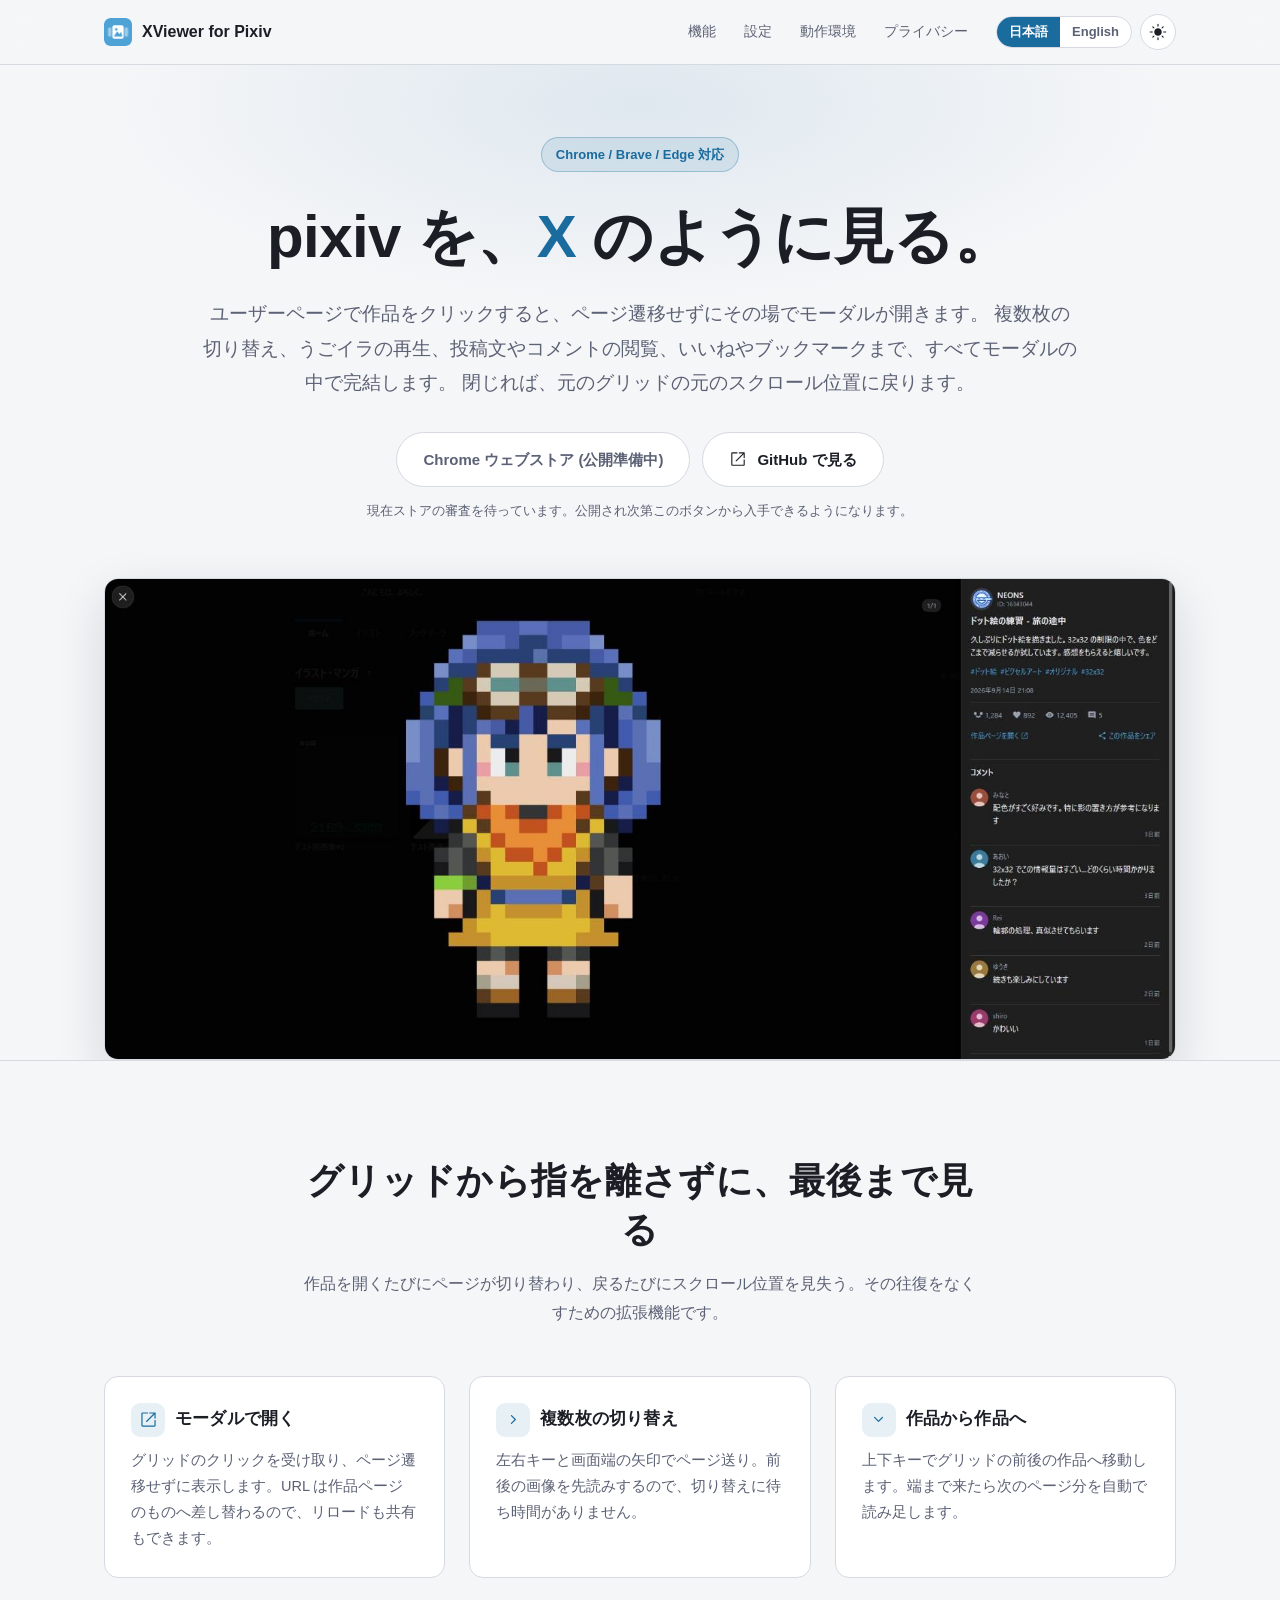
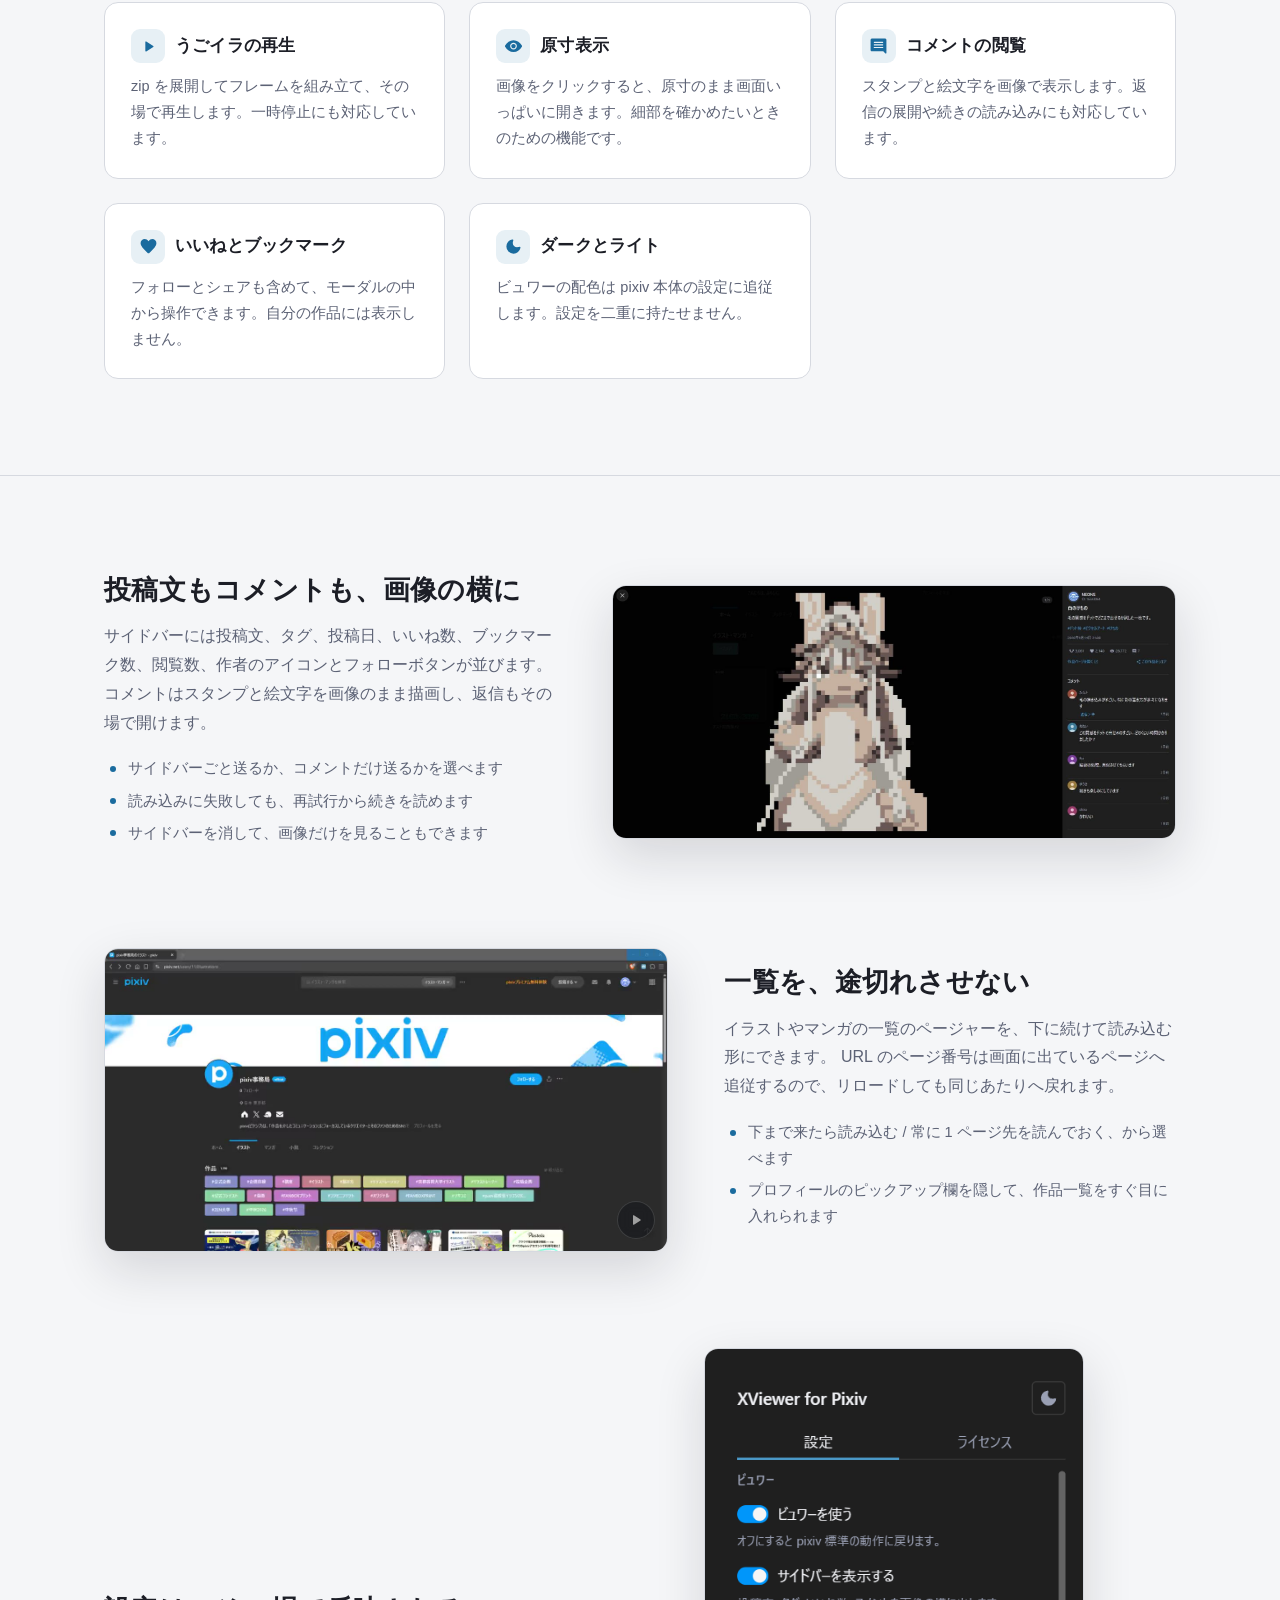
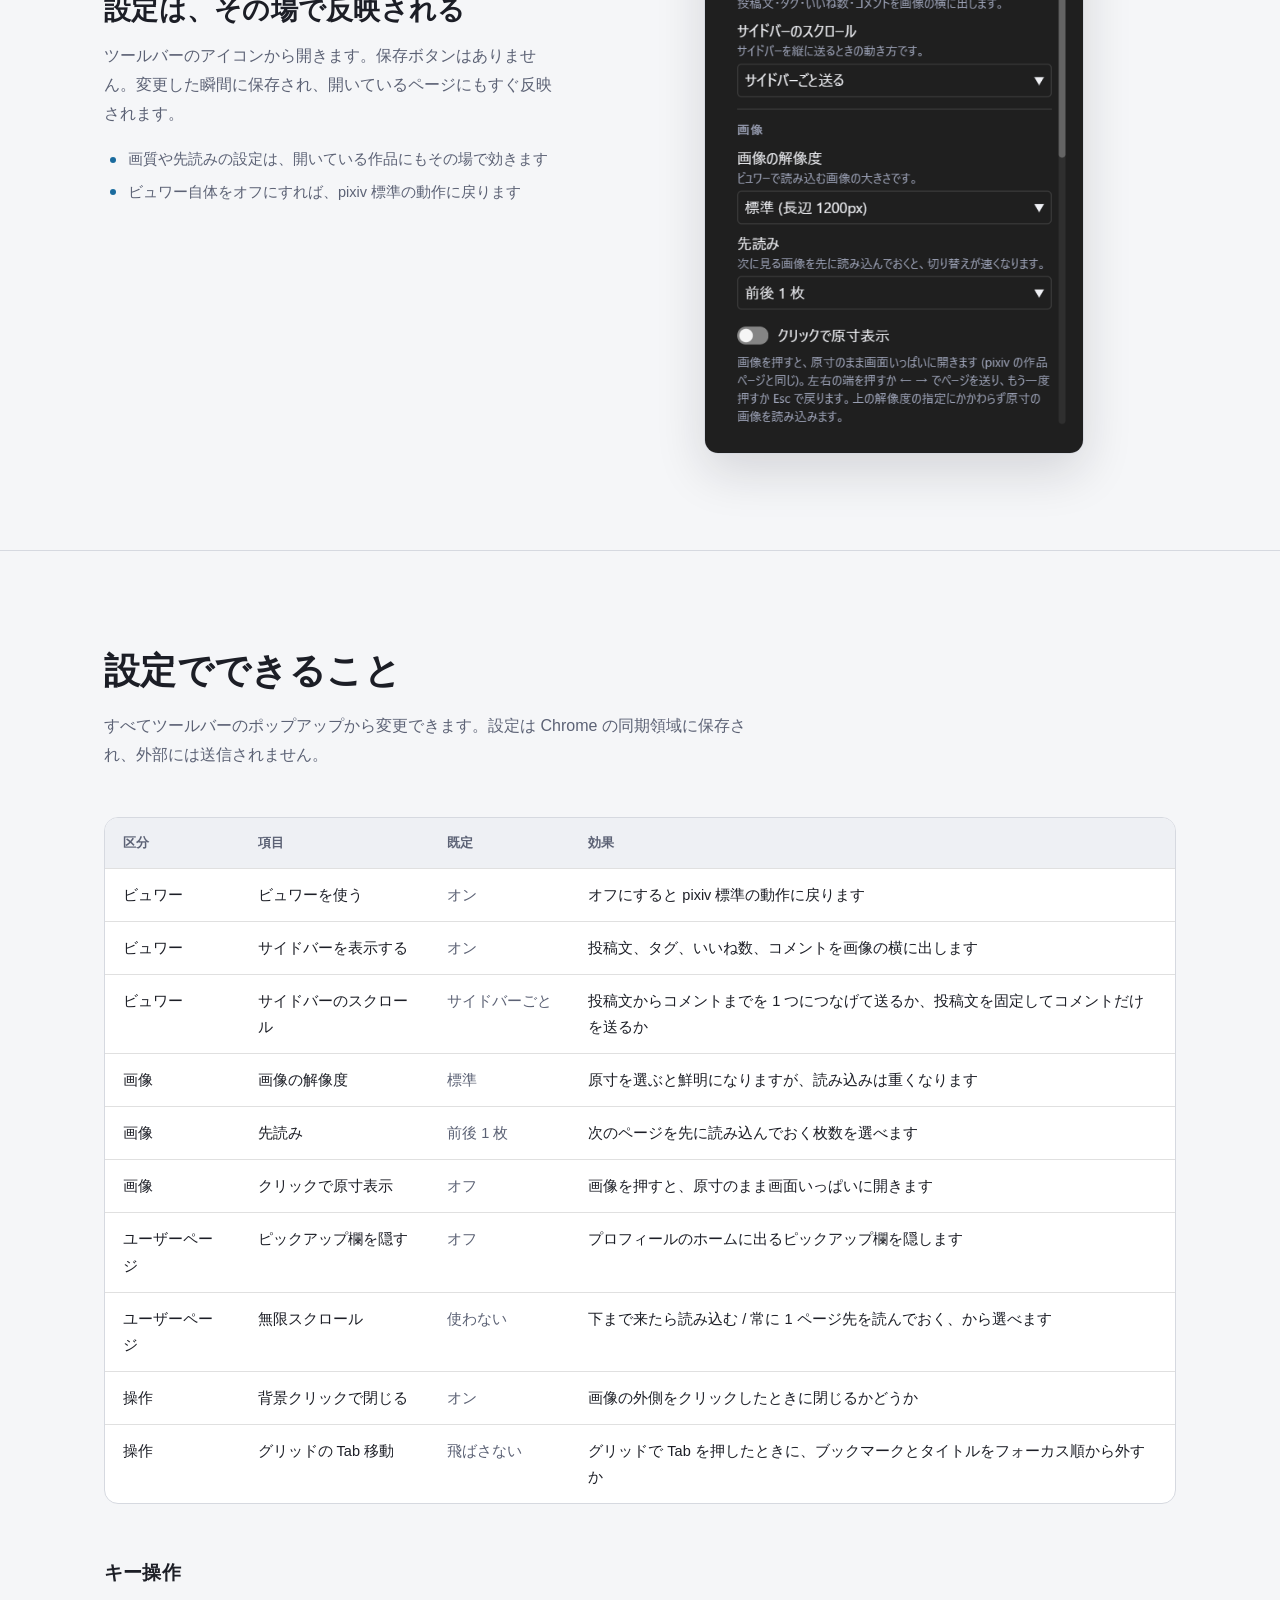
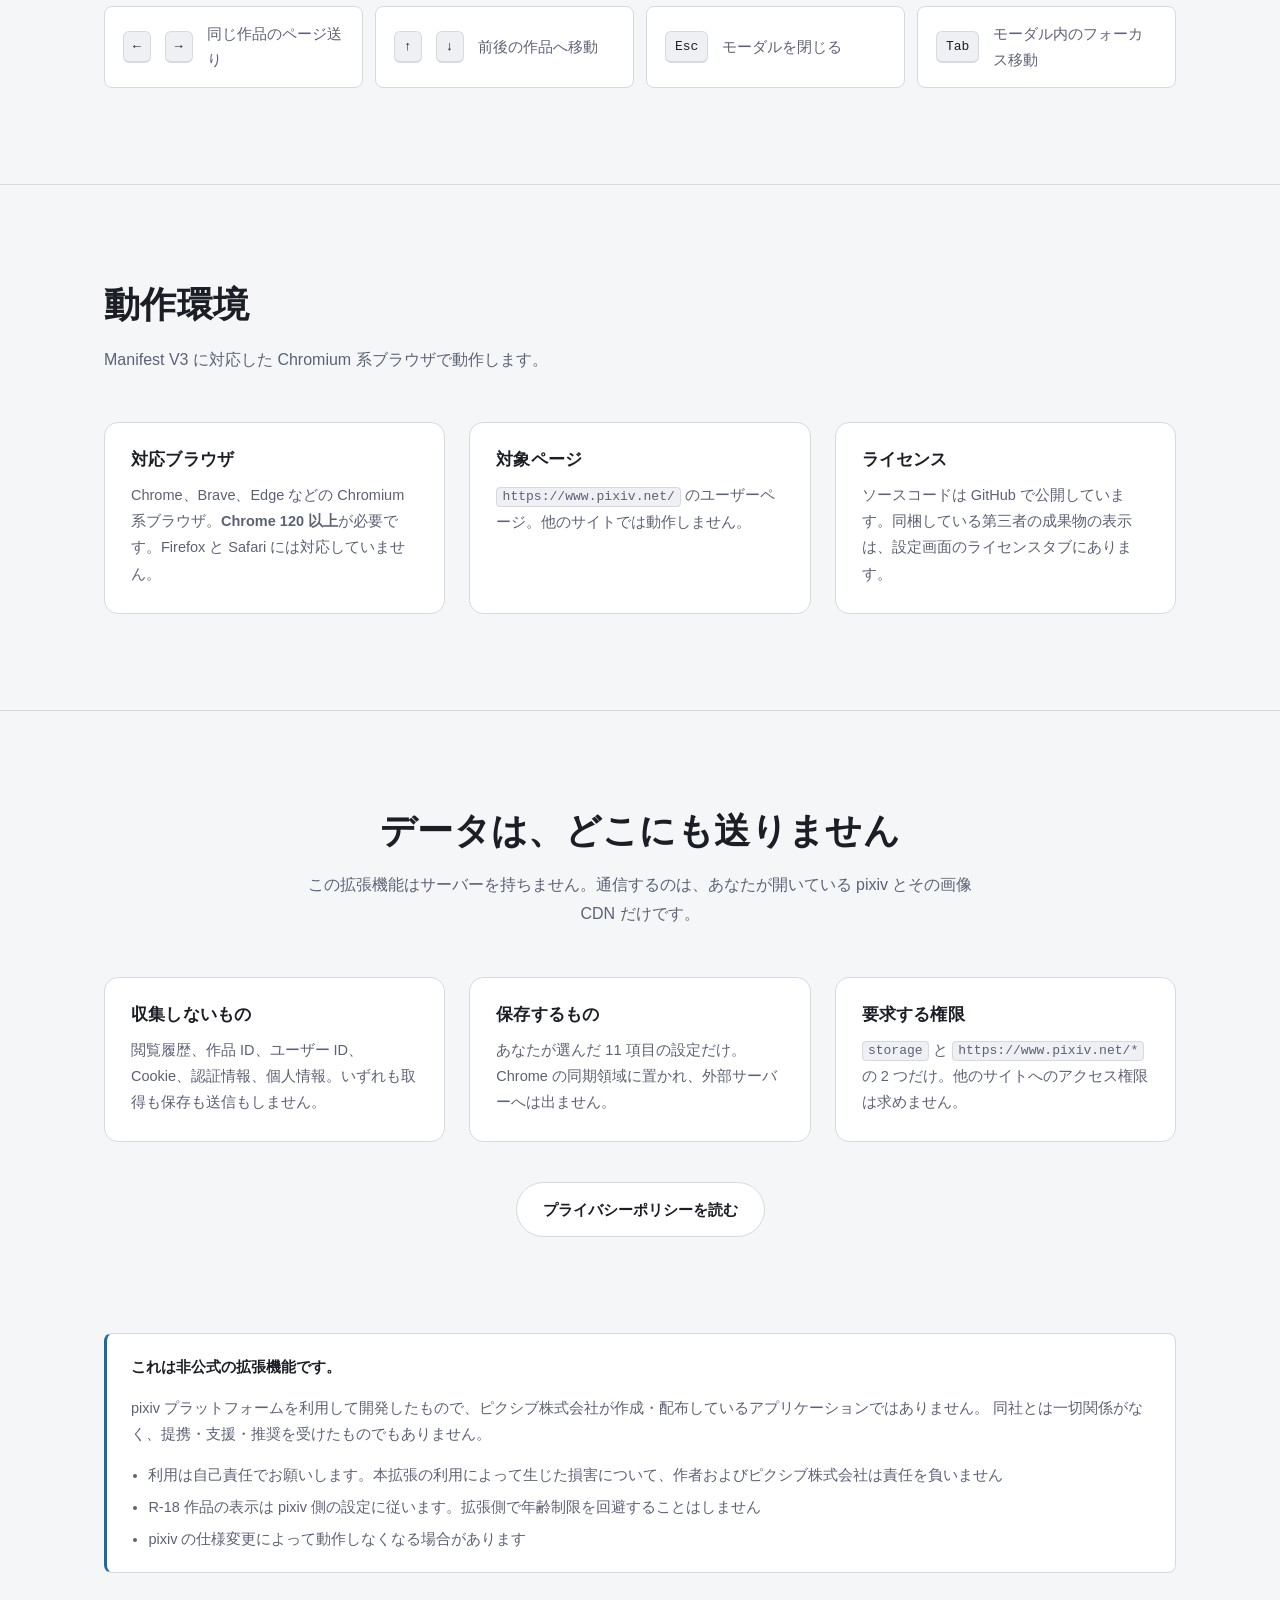
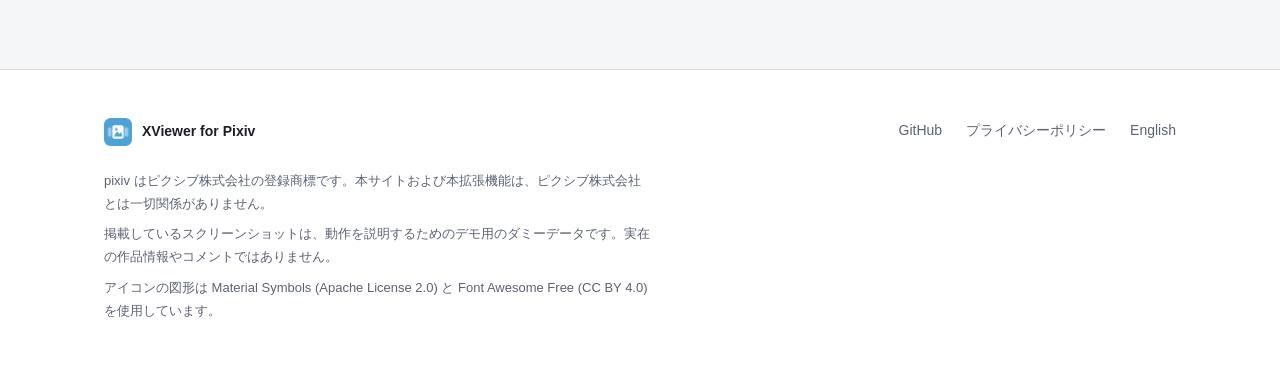
<file: index.html>
<!doctype html>
<html lang="ja">
<head>
<meta charset="utf-8">
<meta name="viewport" content="width=device-width, initial-scale=1, viewport-fit=cover">
<title>XViewer for Pixiv - pixiv に X 風の画像ビュワーを追加する Chrome 拡張機能</title>
<meta name="description" content="pixiv のユーザーページで作品をクリックすると、ページ遷移せずにその場でモーダルが開きます。複数枚の切り替え、うごイラの再生、投稿文やコメントの閲覧までモーダルの中で完結する非公式の Chrome 拡張機能です。">
<link rel="canonical" href="https://neons-design.github.io/XViewer-for-Pixiv-Web/">
<link rel="alternate" hreflang="ja" href="https://neons-design.github.io/XViewer-for-Pixiv-Web/">
<link rel="alternate" hreflang="en" href="https://neons-design.github.io/XViewer-for-Pixiv-Web/en/">
<link rel="icon" href="assets/img/icon-32.png" sizes="32x32">
<link rel="icon" href="assets/img/icon-128.png" sizes="128x128">
<link rel="apple-touch-icon" href="assets/img/icon-128.png">
<meta property="og:type" content="website">
<meta property="og:site_name" content="XViewer for Pixiv">
<meta property="og:title" content="XViewer for Pixiv">
<meta property="og:description" content="pixiv のユーザーページに、X.com のメディア閲覧に近い画像ビュワーを追加する Chrome 拡張機能。">
<meta property="og:url" content="https://neons-design.github.io/XViewer-for-Pixiv-Web/">
<meta property="og:image" content="https://neons-design.github.io/XViewer-for-Pixiv-Web/assets/img/shot-viewer.jpg">
<meta property="og:locale" content="ja_JP">
<meta name="twitter:card" content="summary_large_image">
<link rel="stylesheet" href="assets/style.css">
<script>
	/* 描画前に配色をあてて、切り替え時のちらつきを防ぐ */
	(function () {
		try {
			var saved = window.localStorage.getItem('xviewer-site-theme');
			if (saved === 'dark' || saved === 'light') document.documentElement.setAttribute('data-theme', saved);
		} catch (error) {
			/* 保存領域が使えなくても OS の設定で描ける */
		}
	})();
</script>
<script src="assets/site.js" defer></script>
</head>
<body>

<a class="skip-link" href="#main">本文へ移動</a>

<!-- アイコンの図形。出典は Material Symbols (Apache-2.0)。フッターに表示している -->
<svg width="0" height="0" aria-hidden="true" focusable="false" style="position:absolute">
	<defs>
		<symbol id="i-open" viewBox="0 -960 960 960"><path d="M180-120q-24 0-42-18t-18-42v-600q0-24 18-42t42-18h249q12.75 0 21.38 8.68 8.62 8.67 8.62 21.5 0 12.82-8.62 21.32-8.63 8.5-21.38 8.5H180v600h600v-249q0-12.75 8.68-21.38 8.67-8.62 21.5-8.62 12.82 0 21.32 8.62 8.5 8.63 8.5 21.38v249q0 24-18 42t-42 18H180Zm600-617L403-360q-9 9-21 8.5t-21-9.5q-9-9-9-21t9-21l377-377H549q-12.75 0-21.37-8.68-8.63-8.67-8.63-21.5 0-12.82 8.63-21.32 8.62-8.5 21.37-8.5h261q12.75 0 21.38 8.62Q840-822.75 840-810v261q0 12.75-8.68 21.37-8.67 8.63-21.5 8.63-12.82 0-21.32-8.63-8.5-8.62-8.5-21.37v-188Z"/></symbol>
		<symbol id="i-next" viewBox="0 -960 960 960"><path d="M530-481 353-658q-9-9-8.5-21t9.5-21q9-9 21.5-9t21.5 9l198 198q5 5 7 10t2 11q0 6-2 11t-7 10L396-261q-9 9-21 8.5t-21-9.5q-9-9-9-21.5t9-21.5l176-176Z"/></symbol>
		<symbol id="i-play" viewBox="0 -960 960 960"><path d="M320-258v-450q0-14 9-22t21-8q4 0 8 1t8 3l354 226q7 5 10.5 11t3.5 14q0 8-3.5 14T720-458L366-232q-4 2-8 3t-8 1q-12 0-21-8t-9-22Z"/></symbol>
		<symbol id="i-zoom" viewBox="0 -960 960 960"><path d="M600.5-379.62q49.5-49.62 49.5-120.5T600.38-620.5Q550.76-670 479.88-670T359.5-620.38Q310-570.76 310-499.88t49.62 120.38q49.62 49.5 120.5 49.5t120.38-49.62Zm-200-41.12q-32.5-32.73-32.5-79.5 0-46.76 32.74-79.26 32.73-32.5 79.5-32.5 46.76 0 79.26 32.74 32.5 32.73 32.5 79.5 0 46.76-32.74 79.26-32.73 32.5-79.5 32.5-46.76 0-79.26-32.74ZM234.5-276Q124-352 57-470q-4-7.13-6-14.65-2-7.52-2-15.43 0-7.92 2-15.38 2-7.47 6-14.54 67-118 177.5-194T480-800q135 0 245.5 76T903-530q4 7.12 6 14.65 2 7.52 2 15.43 0 7.92-2 15.38-2 7.47-6 14.54-67 118-177.5 194T480-200q-135 0-245.5-76Z"/></symbol>
		<symbol id="i-comment" viewBox="0 -960 960 960"><path d="M270-400h420q13 0 21.5-8.5T720-430q0-13-8.5-21.5T690-460H270q-13 0-21.5 8.5T240-430q0 13 8.5 21.5T270-400Zm0-130h420q13 0 21.5-8.5T720-560q0-13-8.5-21.5T690-590H270q-13 0-21.5 8.5T240-560q0 13 8.5 21.5T270-530Zm0-130h420q13 0 21.5-8.5T720-690q0-13-8.5-21.5T690-720H270q-13 0-21.5 8.5T240-690q0 13 8.5 21.5T270-660ZM140-240q-24 0-42-18t-18-42v-520q0-24 18-42t42-18h680q24 0 42 18t18 42v668q0 20-18.5 27.5T829-131L720-240H140Z"/></symbol>
		<symbol id="i-like" viewBox="0 -960 960 960"><path d="M458-144q-11-4-19-12l-53-49Q262-320 171-424.5T80-643q0-90 60.5-150.5T290-854q51 0 101 24.5t89 80.5q44-56 91-80.5t99-24.5q89 0 149.5 60.5T880-643q0 114-91 218.5T574-205l-53 49q-8 8-19 12t-22 4q-11 0-22-4Z"/></symbol>
		<symbol id="i-scroll" viewBox="0 -960 960 960"><path d="M469-358q-5-2-10-7L261-563q-9-9-8.5-21.5T262-606q9-9 21.5-9t21.5 9l175 176 176-176q9-9 21-8.5t21 9.5q9 9 9 21.5t-9 21.5L501-365q-5 5-10 7t-11 2q-6 0-11-2Z"/></symbol>
		<symbol id="i-theme" viewBox="0 -960 960 960"><path d="M480-120q-150 0-255-105T120-480q0-135 79.5-229T408-830q20-5 34-1t22 15q8 10 7.5 25t-8.5 35q-9 23-14 47t-5 49q0 90 63 153t153 63q25 0 48.5-4.5T754-461q22-8 38-7t26 9q10 8 13 23t-2 36q-27 121-121 200.5T480-120Z"/></symbol>
		<symbol id="i-share" viewBox="0 -960 960 960"><path d="M686-80q-47.5 0-80.75-33.25T572-194q0-8 5-34L278-403q-16.28 17.34-37.64 27.17Q219-366 194-366q-47.5 0-80.75-33T80-480q0-48 33.25-81T194-594q24 0 45 9.3 21 9.29 37 25.7l301-173q-2-8-3.5-16.5T572-766q0-47.5 33.25-80.75T686-880q47.5 0 80.75 33.25T800-766q0 47.5-33.25 80.75T686-652q-23.27 0-43.64-9Q622-670 606-685L302-516q3 8 4.5 17.5t1.5 18q0 8.5-1 16t-3 15.5l303 173q16-15 36.09-23.5 20.1-8.5 43.07-8.5Q734-308 767-274.75T800-194q0 47.5-33.25 80.75T686-80Z"/></symbol>
		<symbol id="i-follow" viewBox="0 -960 960 960"><path d="M730-530H630q-12.75 0-21.37-8.68-8.63-8.67-8.63-21.5 0-12.82 8.63-21.32 8.62-8.5 21.37-8.5h100v-100q0-12.75 8.68-21.38 8.67-8.62 21.5-8.62 12.82 0 21.32 8.62 8.5 8.63 8.5 21.38v100h100q12.75 0 21.38 8.68 8.62 8.67 8.62 21.5 0 12.82-8.62 21.32-8.63 8.5-21.38 8.5H790v100q0 12.75-8.68 21.37-8.67 8.63-21.5 8.63-12.82 0-21.32-8.63-8.5-8.62-8.5-21.37v-100Zm-478 7q-42-42-42-108t42-108q42-42 108-42t108 42q42 42 42 108t-42 108q-42 42-108 42t-108-42ZM40-220v-34q0-35 17.5-63.5T108-360q75-33 133.34-46.5t118.5-13.5Q420-420 478-406.5T611-360q33 15 51 43t18 63v34q0 24.75-17.62 42.37Q644.75-160 620-160H100q-24.75 0-42.37-17.63Q40-195.25 40-220Z"/></symbol>
	</defs>
</svg>

<header class="site-header">
	<div class="wrap">
		<a class="brand" href="./">
			<img src="assets/img/icon-128.png" alt="" width="28" height="28">
			<span>XViewer for Pixiv</span>
		</a>
		<nav class="site-nav" aria-label="ページ内の移動">
			<a href="#features">機能</a>
			<a href="#settings">設定</a>
			<a href="#requirements">動作環境</a>
			<a href="privacy.html">プライバシー</a>
		</nav>
		<div class="header-tools">
			<div class="lang-switch">
				<a href="./" aria-current="true" lang="ja">日本語</a>
				<a href="en/" lang="en">English</a>
			</div>
			<button type="button" class="theme-toggle" aria-label="配色をライトに切り替える"
				data-label-light="配色をライトに切り替える" data-label-dark="配色をダークに切り替える">
				<svg class="icon-moon" viewBox="0 -960 960 960" aria-hidden="true"><path d="M480-120q-150 0-255-105T120-480q0-135 79.5-229T408-830q20-5 34-1t22 15q8 10 7.5 25t-8.5 35q-9 23-14 47t-5 49q0 90 63 153t153 63q25 0 48.5-4.5T754-461q22-8 38-7t26 9q10 8 13 23t-2 36q-27 121-121 200.5T480-120Z"/></svg>
				<svg class="icon-sun" viewBox="0 -960 960 960" aria-hidden="true"><path d="M338.5-338.5Q280-397 280-480t58.5-141.5Q397-680 480-680t141.5 58.5Q680-563 680-480t-58.5 141.5Q563-280 480-280t-141.5-58.5ZM70-450q-12.75 0-21.37-8.68-8.63-8.67-8.63-21.5 0-12.82 8.63-21.32Q57.25-510 70-510h100q12.75 0 21.38 8.68 8.62 8.67 8.62 21.5 0 12.82-8.62 21.32-8.63 8.5-21.38 8.5H70Zm720 0q-12.75 0-21.37-8.68-8.63-8.67-8.63-21.5 0-12.82 8.63-21.32 8.62-8.5 21.37-8.5h100q12.75 0 21.38 8.68 8.62 8.67 8.62 21.5 0 12.82-8.62 21.32-8.63 8.5-21.38 8.5H790ZM458.5-768.63Q450-777.25 450-790v-100q0-12.75 8.68-21.38 8.67-8.62 21.5-8.62 12.82 0 21.32 8.62 8.5 8.63 8.5 21.38v100q0 12.75-8.68 21.37-8.67 8.63-21.5 8.63-12.82 0-21.32-8.63Zm0 720Q450-57.25 450-70v-100q0-12.75 8.68-21.38 8.67-8.62 21.5-8.62 12.82 0 21.32 8.62 8.5 8.63 8.5 21.38v100q0 12.75-8.68 21.37-8.67 8.63-21.5 8.63-12.82 0-21.32-8.63ZM240-678l-57-56q-9-9-8.63-21.6.37-12.61 8.53-21.5 8.89-8.9 21.5-8.9 12.6 0 21.6 9l56 57q8 9 8 21t-8 20.5q-8 8.5-20.5 8.5t-21.5-8Zm494 495-56-57q-8-9-8-21.38 0-12.37 8.5-20.62 8.5-9 20.5-9t21 9l57 56q9 9 8.63 21.6-.37 12.61-8.53 21.5-8.89 8.9-21.5 8.9-12.6 0-21.6-9Zm-56-495q-9-9-9-21t9-21l56-57q9-9 21.6-8.63 12.61.37 21.5 8.53 8.9 8.89 8.9 21.5 0 12.6-9 21.6l-57 56q-8 8-20.36 8-12.37 0-21.64-8ZM182.9-182.9q-8.9-8.89-8.9-21.5 0-12.6 9-21.6l57-56q8.8-9 20.9-9 12.1 0 20.71 9 9.39 9 9.39 21t-9 21l-56 57q-9 9-21.6 8.63-12.61-.37-21.5-8.53Z"/></svg>
			</button>
		</div>
	</div>
</header>

<main id="main">

	<section class="hero">
		<div class="wrap">
			<p class="eyebrow">Chrome / Brave / Edge 対応</p>
			<h1>pixiv を、<span class="accent">X</span> のように見る。</h1>
			<p class="lede">
				ユーザーページで作品をクリックすると、ページ遷移せずにその場でモーダルが開きます。
				複数枚の切り替え、うごイラの再生、投稿文やコメントの閲覧、いいねやブックマークまで、すべてモーダルの中で完結します。
				閉じれば、元のグリッドの元のスクロール位置に戻ります。
			</p>
			<div class="cta-row">
				<a class="btn btn-primary" href="#" aria-disabled="true">
					Chrome ウェブストア (公開準備中)
				</a>
				<a class="btn btn-secondary" href="https://github.com/NEONS-DESIGN/XViewer-for-Pixiv" target="_blank" rel="noopener">
					<svg aria-hidden="true"><use href="#i-open"></use></svg>
					GitHub で見る
				</a>
			</div>
			<p class="cta-note">現在ストアの審査を待っています。公開され次第このボタンから入手できるようになります。</p>
			<div class="hero-shot">
				<img src="assets/img/shot-viewer.jpg" width="1568" height="703"
					alt="pixiv の作品がモーダルで開き、右側のサイドバーに投稿文、タグ、カウンタ、コメントが並んでいる画面">
			</div>
		</div>
	</section>

	<hr class="divider">

	<section class="section" id="features">
		<div class="wrap">
			<div class="section-head center">
				<h2>グリッドから指を離さずに、最後まで見る</h2>
				<p>作品を開くたびにページが切り替わり、戻るたびにスクロール位置を見失う。その往復をなくすための拡張機能です。</p>
			</div>
			<div class="card-grid">
				<div class="card">
					<h3><span class="card-icon"><svg aria-hidden="true"><use href="#i-open"></use></svg></span>モーダルで開く</h3>
					<p>グリッドのクリックを受け取り、ページ遷移せずに表示します。URL は作品ページのものへ差し替わるので、リロードも共有もできます。</p>
				</div>
				<div class="card">
					<h3><span class="card-icon"><svg aria-hidden="true"><use href="#i-next"></use></svg></span>複数枚の切り替え</h3>
					<p>左右キーと画面端の矢印でページ送り。前後の画像を先読みするので、切り替えに待ち時間がありません。</p>
				</div>
				<div class="card">
					<h3><span class="card-icon"><svg aria-hidden="true"><use href="#i-scroll"></use></svg></span>作品から作品へ</h3>
					<p>上下キーでグリッドの前後の作品へ移動します。端まで来たら次のページ分を自動で読み足します。</p>
				</div>
				<div class="card">
					<h3><span class="card-icon"><svg aria-hidden="true"><use href="#i-play"></use></svg></span>うごイラの再生</h3>
					<p>zip を展開してフレームを組み立て、その場で再生します。一時停止にも対応しています。</p>
				</div>
				<div class="card">
					<h3><span class="card-icon"><svg aria-hidden="true"><use href="#i-zoom"></use></svg></span>原寸表示</h3>
					<p>画像をクリックすると、原寸のまま画面いっぱいに開きます。細部を確かめたいときのための機能です。</p>
				</div>
				<div class="card">
					<h3><span class="card-icon"><svg aria-hidden="true"><use href="#i-comment"></use></svg></span>コメントの閲覧</h3>
					<p>スタンプと絵文字を画像で表示します。返信の展開や続きの読み込みにも対応しています。</p>
				</div>
				<div class="card">
					<h3><span class="card-icon"><svg aria-hidden="true"><use href="#i-like"></use></svg></span>いいねとブックマーク</h3>
					<p>フォローとシェアも含めて、モーダルの中から操作できます。自分の作品には表示しません。</p>
				</div>
				<div class="card">
					<h3><span class="card-icon"><svg aria-hidden="true"><use href="#i-theme"></use></svg></span>ダークとライト</h3>
					<p>ビュワーの配色は pixiv 本体の設定に追従します。設定を二重に持たせません。</p>
				</div>
			</div>
		</div>
	</section>

	<hr class="divider">

	<section class="section" id="screens">
		<div class="wrap">
			<div class="showcase">
				<div class="showcase-text">
					<h3>投稿文もコメントも、画像の横に</h3>
					<p>
						サイドバーには投稿文、タグ、投稿日、いいね数、ブックマーク数、閲覧数、作者のアイコンとフォローボタンが並びます。
						コメントはスタンプと絵文字を画像のまま描画し、返信もその場で開けます。
					</p>
					<ul class="feature-list">
						<li>サイドバーごと送るか、コメントだけ送るかを選べます</li>
						<li>読み込みに失敗しても、再試行から続きを読めます</li>
						<li>サイドバーを消して、画像だけを見ることもできます</li>
					</ul>
				</div>
				<figure>
					<img src="assets/img/shot-comments.jpg" width="1568" height="703"
						alt="サイドバーにコメントが並び、スタンプと絵文字が画像で表示されている画面">
				</figure>
			</div>

			<div class="showcase reverse">
				<div class="showcase-text">
					<h3>一覧を、途切れさせない</h3>
					<p>
						イラストやマンガの一覧のページャーを、下に続けて読み込む形にできます。
						URL のページ番号は画面に出ているページへ追従するので、リロードしても同じあたりへ戻れます。
					</p>
					<ul class="feature-list">
						<li>下まで来たら読み込む / 常に 1 ページ先を読んでおく、から選べます</li>
						<li>プロフィールのピックアップ欄を隠して、作品一覧をすぐ目に入れられます</li>
					</ul>
				</div>
				<figure class="has-video">
					<video class="shot-video" src="assets/img/infinite-scroll.mp4"
						poster="assets/img/infinite-scroll.jpg" width="1280" height="688"
						autoplay loop muted playsinline
						aria-label="ユーザーページを下へスクロールし続けると、ページャーを押さずに次のページの作品が読み込まれ、URL のページ番号が追従していく様子"></video>
					<button type="button" class="video-toggle" aria-label="動画を一時停止する"
						data-label-pause="動画を一時停止する" data-label-play="動画を再生する">
						<svg class="icon-pause" viewBox="0 -960 960 960" aria-hidden="true"><path d="M615-200q-24.75 0-42.37-17.63Q555-235.25 555-260v-440q0-24.75 17.63-42.38Q590.25-760 615-760h55q24.75 0 42.38 17.62Q730-724.75 730-700v440q0 24.75-17.62 42.37Q694.75-200 670-200h-55Zm-325 0q-24.75 0-42.37-17.63Q230-235.25 230-260v-440q0-24.75 17.63-42.38Q265.25-760 290-760h55q24.75 0 42.38 17.62Q405-724.75 405-700v440q0 24.75-17.62 42.37Q369.75-200 345-200h-55Z"/></svg>
						<svg class="icon-play" viewBox="0 -960 960 960" aria-hidden="true"><path d="M320-258v-450q0-14 9-22t21-8q4 0 8 1t8 3l354 226q7 5 10.5 11t3.5 14q0 8-3.5 14T720-458L366-232q-4 2-8 3t-8 1q-12 0-21-8t-9-22Z"/></svg>
					</button>
				</figure>
			</div>

			<div class="showcase">
				<div class="showcase-text">
					<h3>設定は、その場で反映される</h3>
					<p>
						ツールバーのアイコンから開きます。保存ボタンはありません。変更した瞬間に保存され、開いているページにもすぐ反映されます。
					</p>
					<ul class="feature-list">
						<li>画質や先読みの設定は、開いている作品にもその場で効きます</li>
						<li>ビュワー自体をオフにすれば、pixiv 標準の動作に戻ります</li>
					</ul>
				</div>
				<figure class="portrait">
					<img src="assets/img/shot-popup.png" width="460" height="857"
						alt="拡張機能の設定ポップアップ。ビュワー、画像、ユーザーページ、操作の区分ごとに設定項目が並んでいる">
				</figure>
			</div>
		</div>
	</section>

	<hr class="divider">

	<section class="section" id="settings">
		<div class="wrap">
			<div class="section-head">
				<h2>設定でできること</h2>
				<p>すべてツールバーのポップアップから変更できます。設定は Chrome の同期領域に保存され、外部には送信されません。</p>
			</div>
			<div class="table-scroll">
				<table>
					<thead>
						<tr>
							<th scope="col">区分</th>
							<th scope="col">項目</th>
							<th scope="col">既定</th>
							<th scope="col">効果</th>
						</tr>
					</thead>
					<tbody>
						<tr>
							<td>ビュワー</td>
							<td>ビュワーを使う</td>
							<td class="default">オン</td>
							<td>オフにすると pixiv 標準の動作に戻ります</td>
						</tr>
						<tr>
							<td>ビュワー</td>
							<td>サイドバーを表示する</td>
							<td class="default">オン</td>
							<td>投稿文、タグ、いいね数、コメントを画像の横に出します</td>
						</tr>
						<tr>
							<td>ビュワー</td>
							<td>サイドバーのスクロール</td>
							<td class="default">サイドバーごと</td>
							<td>投稿文からコメントまでを 1 つにつなげて送るか、投稿文を固定してコメントだけを送るか</td>
						</tr>
						<tr>
							<td>画像</td>
							<td>画像の解像度</td>
							<td class="default">標準</td>
							<td>原寸を選ぶと鮮明になりますが、読み込みは重くなります</td>
						</tr>
						<tr>
							<td>画像</td>
							<td>先読み</td>
							<td class="default">前後 1 枚</td>
							<td>次のページを先に読み込んでおく枚数を選べます</td>
						</tr>
						<tr>
							<td>画像</td>
							<td>クリックで原寸表示</td>
							<td class="default">オフ</td>
							<td>画像を押すと、原寸のまま画面いっぱいに開きます</td>
						</tr>
						<tr>
							<td>ユーザーページ</td>
							<td>ピックアップ欄を隠す</td>
							<td class="default">オフ</td>
							<td>プロフィールのホームに出るピックアップ欄を隠します</td>
						</tr>
						<tr>
							<td>ユーザーページ</td>
							<td>無限スクロール</td>
							<td class="default">使わない</td>
							<td>下まで来たら読み込む / 常に 1 ページ先を読んでおく、から選べます</td>
						</tr>
						<tr>
							<td>操作</td>
							<td>背景クリックで閉じる</td>
							<td class="default">オン</td>
							<td>画像の外側をクリックしたときに閉じるかどうか</td>
						</tr>
						<tr>
							<td>操作</td>
							<td>グリッドの Tab 移動</td>
							<td class="default">飛ばさない</td>
							<td>グリッドで Tab を押したときに、ブックマークとタイトルをフォーカス順から外すか</td>
						</tr>
					</tbody>
				</table>
			</div>

			<h3 style="margin-block:56px 20px;font-size:19px">キー操作</h3>
			<div class="keys">
				<div class="key-row"><kbd>←</kbd><kbd>→</kbd><span>同じ作品のページ送り</span></div>
				<div class="key-row"><kbd>↑</kbd><kbd>↓</kbd><span>前後の作品へ移動</span></div>
				<div class="key-row"><kbd>Esc</kbd><span>モーダルを閉じる</span></div>
				<div class="key-row"><kbd>Tab</kbd><span>モーダル内のフォーカス移動</span></div>
			</div>
		</div>
	</section>

	<hr class="divider">

	<section class="section" id="requirements">
		<div class="wrap">
			<div class="section-head">
				<h2>動作環境</h2>
				<p>Manifest V3 に対応した Chromium 系ブラウザで動作します。</p>
			</div>
			<div class="card-grid">
				<div class="card">
					<h3>対応ブラウザ</h3>
					<p>Chrome、Brave、Edge などの Chromium 系ブラウザ。<strong>Chrome 120 以上</strong>が必要です。Firefox と Safari には対応していません。</p>
				</div>
				<div class="card">
					<h3>対象ページ</h3>
					<p><code>https://www.pixiv.net/</code> のユーザーページ。他のサイトでは動作しません。</p>
				</div>
				<div class="card">
					<h3>ライセンス</h3>
					<p>ソースコードは GitHub で公開しています。同梱している第三者の成果物の表示は、設定画面のライセンスタブにあります。</p>
				</div>
			</div>
		</div>
	</section>

	<hr class="divider">

	<section class="section" id="privacy">
		<div class="wrap">
			<div class="section-head center">
				<h2>データは、どこにも送りません</h2>
				<p>この拡張機能はサーバーを持ちません。通信するのは、あなたが開いている pixiv とその画像 CDN だけです。</p>
			</div>
			<div class="card-grid">
				<div class="card">
					<h3>収集しないもの</h3>
					<p>閲覧履歴、作品 ID、ユーザー ID、Cookie、認証情報、個人情報。いずれも取得も保存も送信もしません。</p>
				</div>
				<div class="card">
					<h3>保存するもの</h3>
					<p>あなたが選んだ 11 項目の設定だけ。Chrome の同期領域に置かれ、外部サーバーへは出ません。</p>
				</div>
				<div class="card">
					<h3>要求する権限</h3>
					<p><code>storage</code> と <code>https://www.pixiv.net/*</code> の 2 つだけ。他のサイトへのアクセス権限は求めません。</p>
				</div>
			</div>
			<p style="text-align:center;margin-block:40px 0">
				<a class="btn btn-secondary" href="privacy.html">プライバシーポリシーを読む</a>
			</p>
		</div>
	</section>

	<section class="section" style="padding-top:0">
		<div class="wrap">
			<div class="notice">
				<p><strong>これは非公式の拡張機能です。</strong></p>
				<p>
					pixiv プラットフォームを利用して開発したもので、ピクシブ株式会社が作成・配布しているアプリケーションではありません。
					同社とは一切関係がなく、提携・支援・推奨を受けたものでもありません。
				</p>
				<ul>
					<li>利用は自己責任でお願いします。本拡張の利用によって生じた損害について、作者およびピクシブ株式会社は責任を負いません</li>
					<li>R-18 作品の表示は pixiv 側の設定に従います。拡張側で年齢制限を回避することはしません</li>
					<li>pixiv の仕様変更によって動作しなくなる場合があります</li>
				</ul>
			</div>
		</div>
	</section>

</main>

<footer class="site-footer">
	<div class="wrap">
		<div class="footer-grid">
			<div>
				<a class="brand" href="./">
					<img src="assets/img/icon-128.png" alt="" width="28" height="28">
					<span>XViewer for Pixiv</span>
				</a>
			</div>
			<ul class="footer-links">
				<li><a href="https://github.com/NEONS-DESIGN/XViewer-for-Pixiv" target="_blank" rel="noopener">GitHub</a></li>
				<li><a href="privacy.html">プライバシーポリシー</a></li>
				<li><a href="en/" lang="en">English</a></li>
			</ul>
		</div>
		<div class="footer-note">
			<p>pixiv はピクシブ株式会社の登録商標です。本サイトおよび本拡張機能は、ピクシブ株式会社とは一切関係がありません。</p>
			<p>掲載しているスクリーンショットは、動作を説明するためのデモ用のダミーデータです。実在の作品情報やコメントではありません。</p>
			<p>アイコンの図形は Material Symbols (Apache License 2.0) と Font Awesome Free (CC BY 4.0) を使用しています。</p>
		</div>
	</div>
</footer>

</body>
</html>
</file>
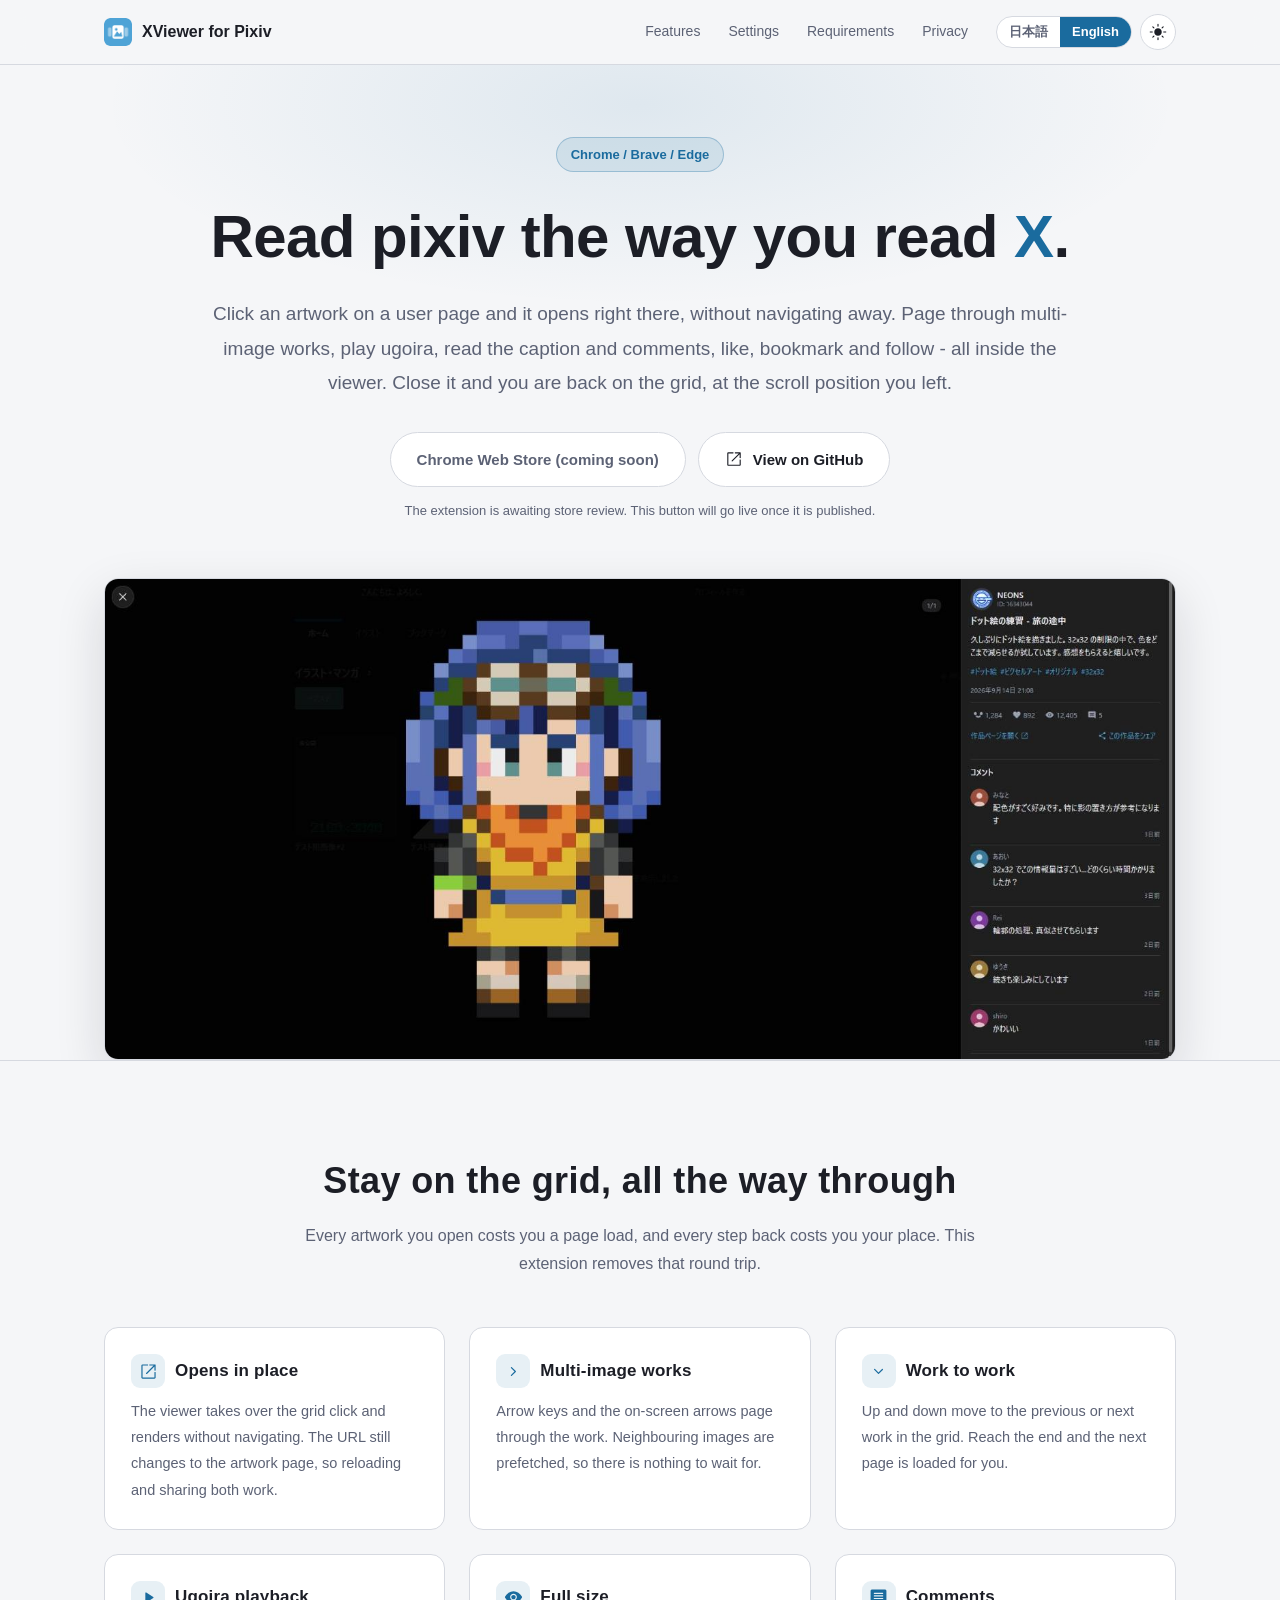
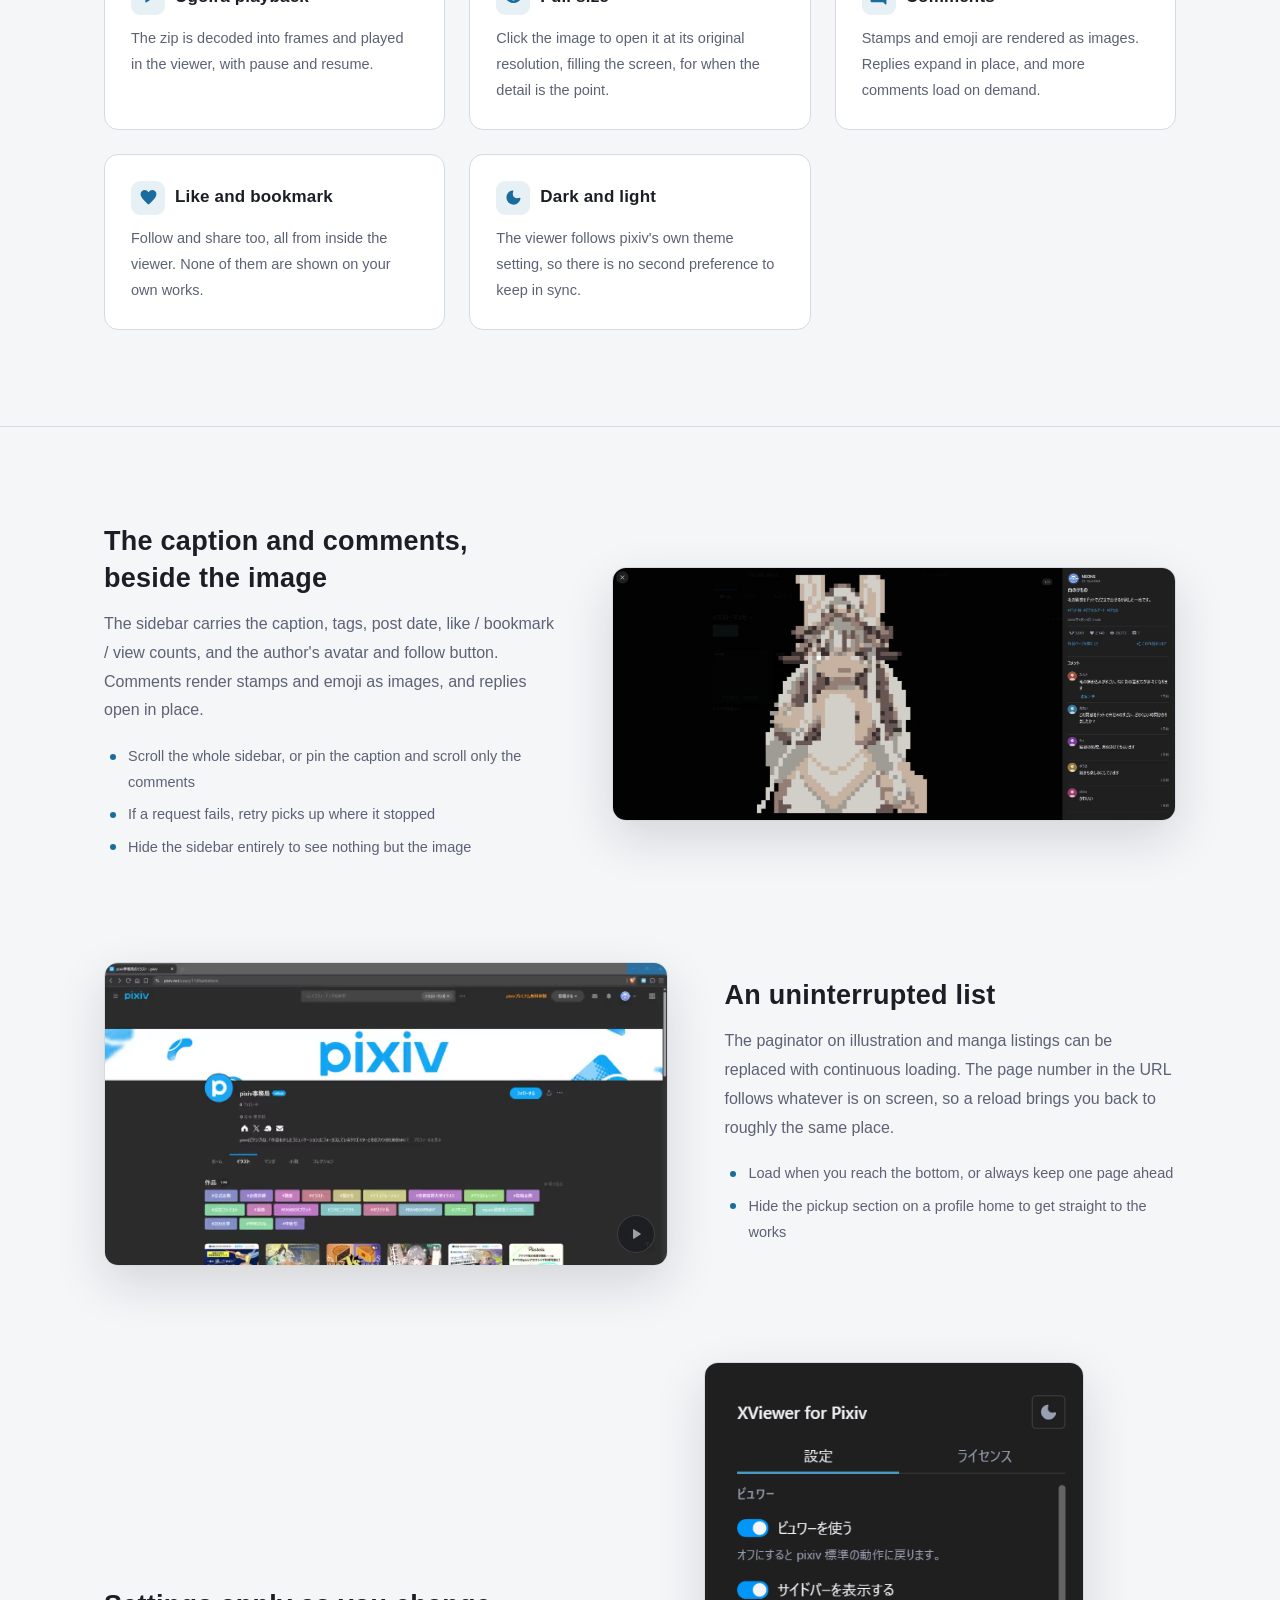
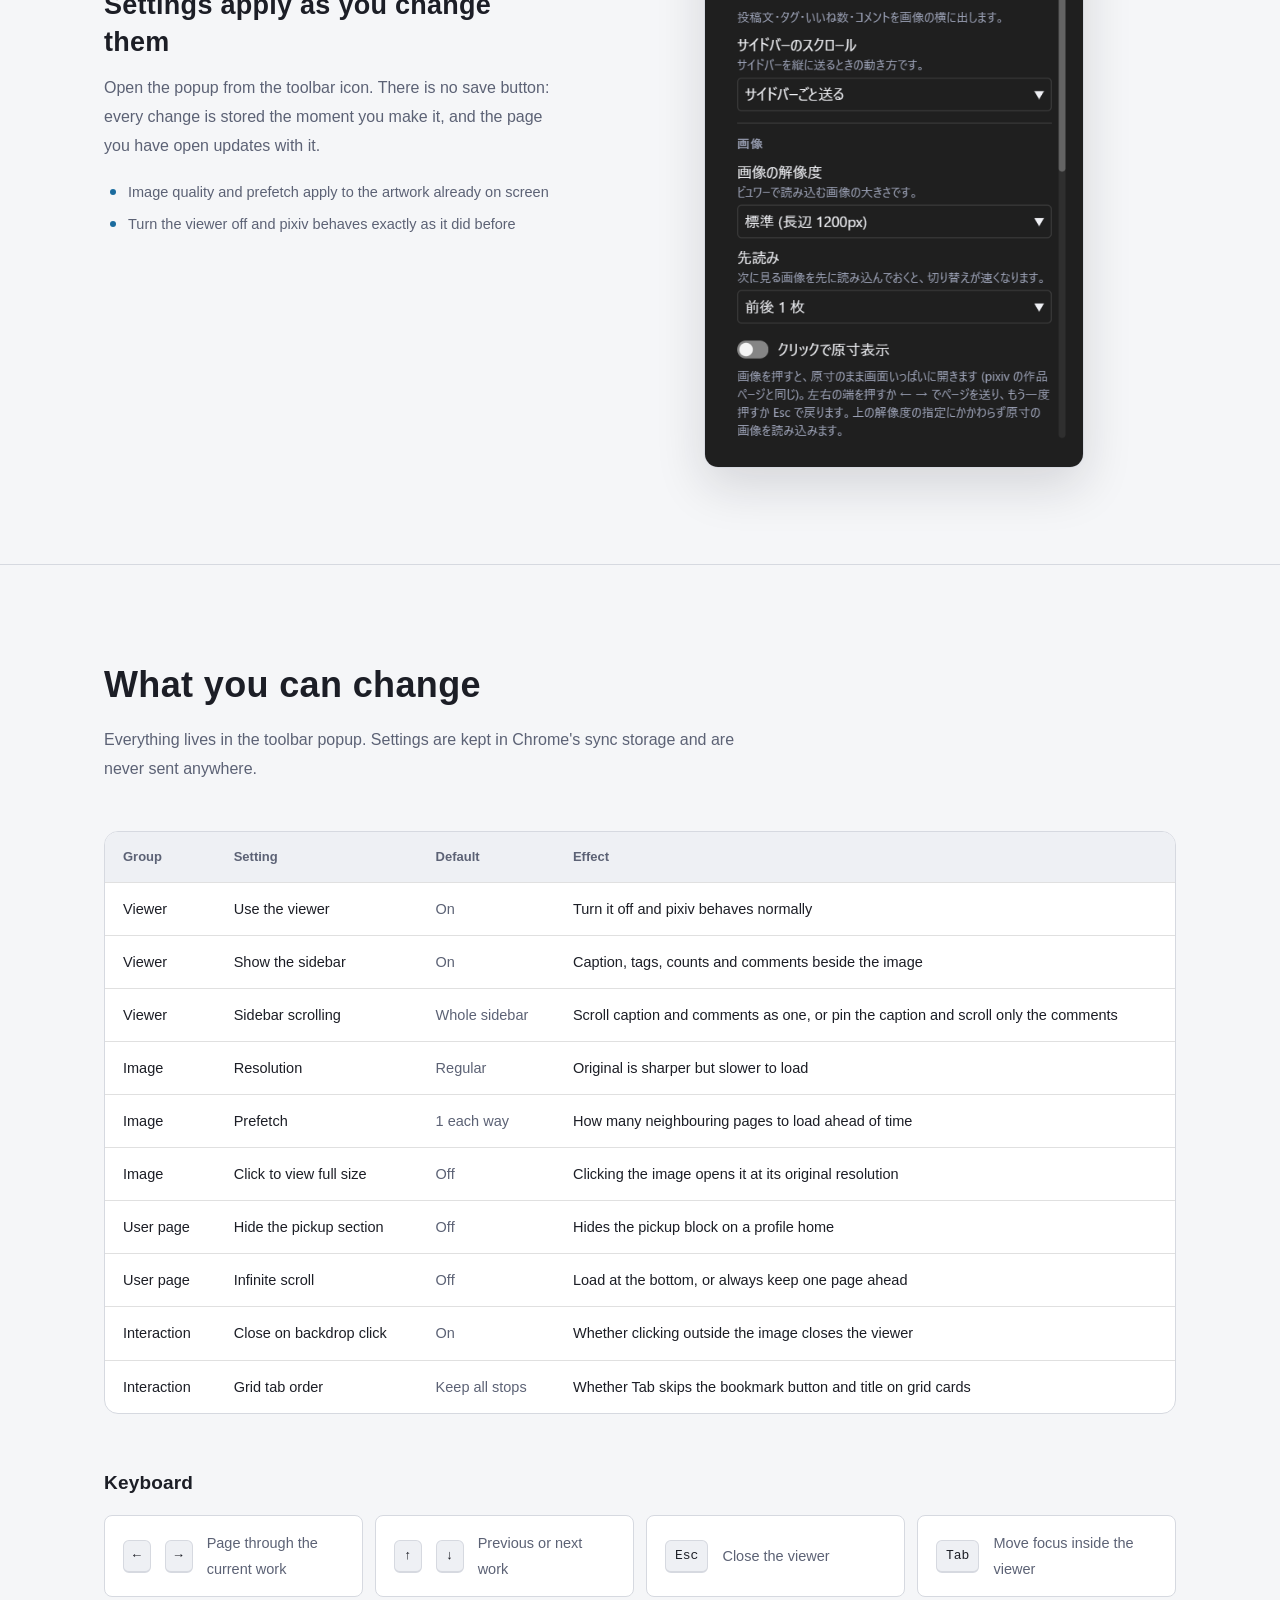
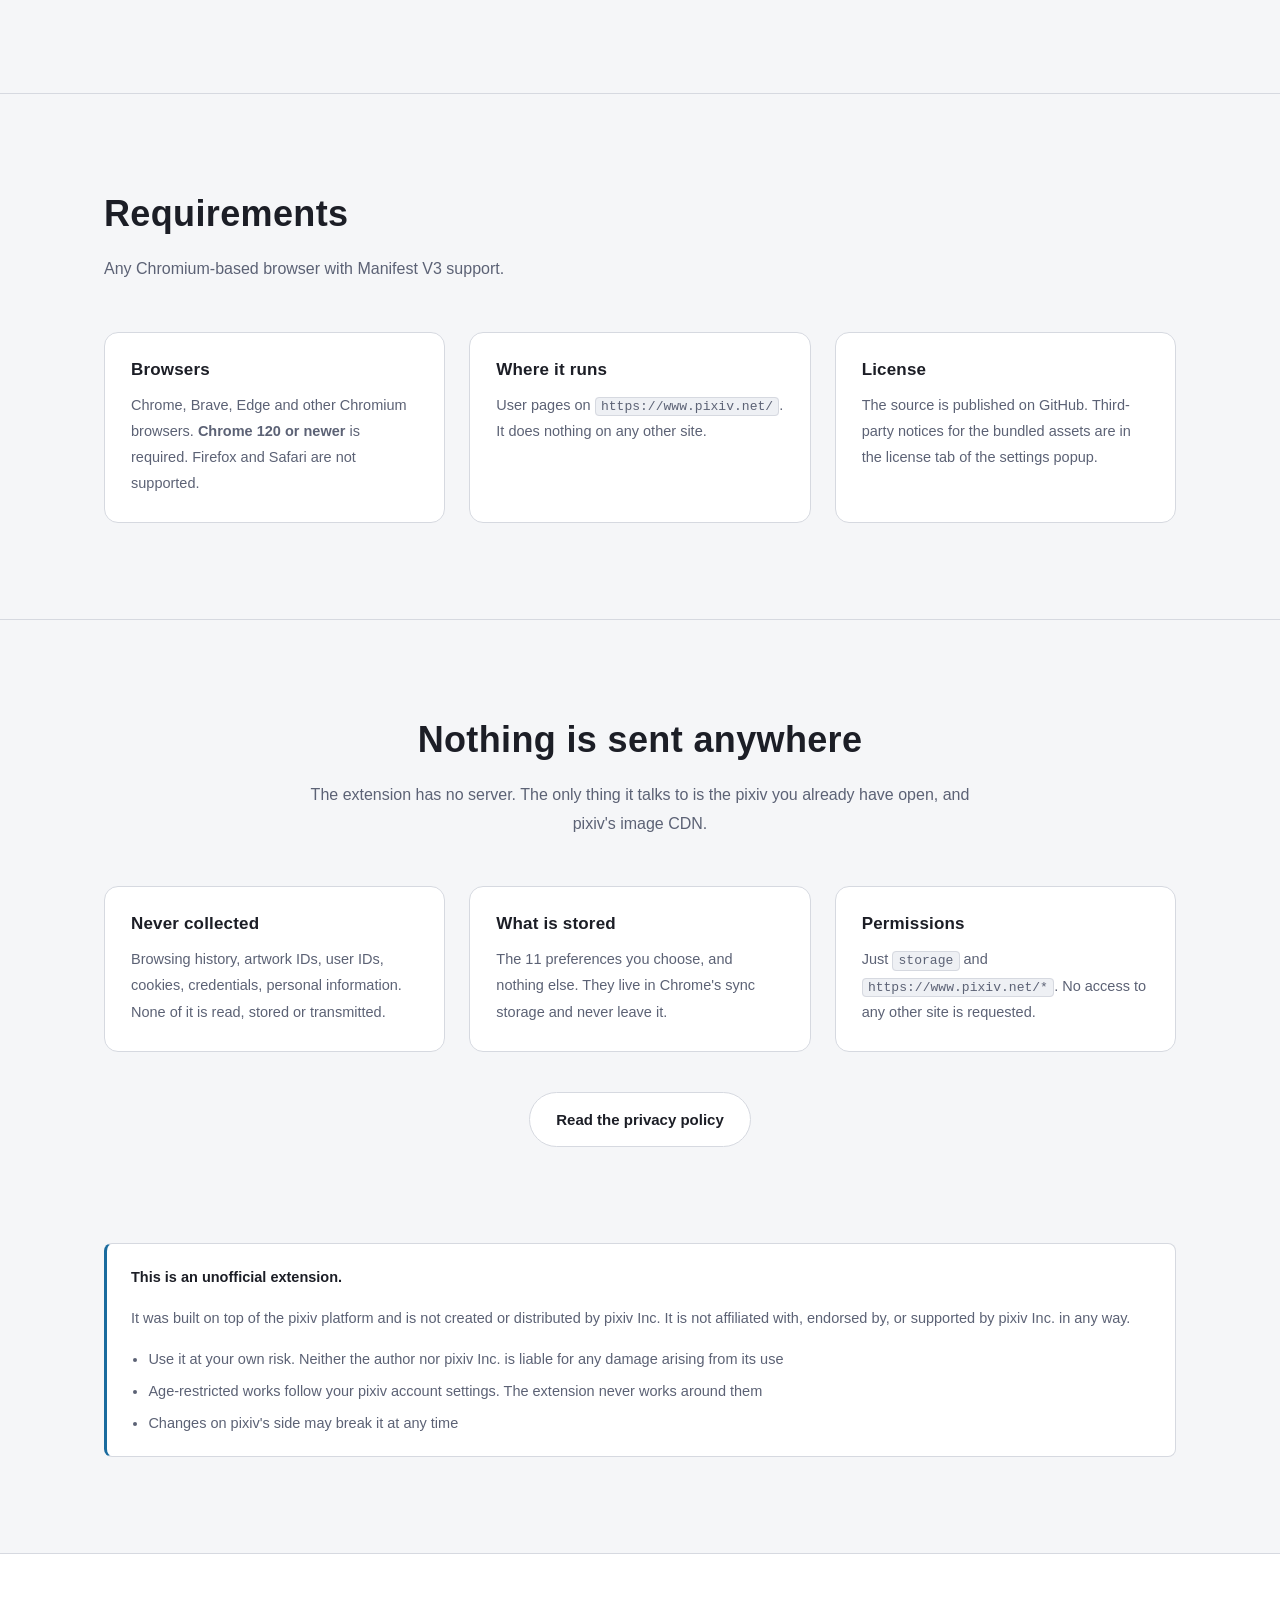
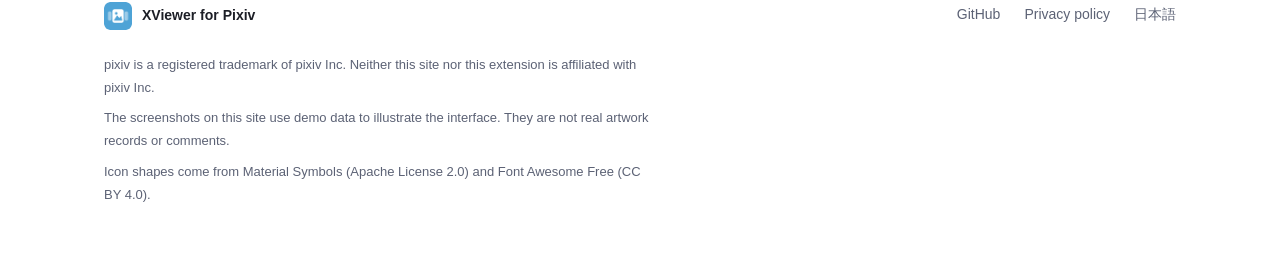
<file: en/index.html>
<!doctype html>
<html lang="en">
<head>
<meta charset="utf-8">
<meta name="viewport" content="width=device-width, initial-scale=1, viewport-fit=cover">
<title>XViewer for Pixiv - An X-style image viewer for pixiv</title>
<meta name="description" content="Click an artwork on a pixiv user page and it opens in place, without navigating away. Page through multi-image works, play ugoira, and read captions and comments without ever leaving the grid.">
<link rel="canonical" href="https://neons-design.github.io/XViewer-for-Pixiv-Web/en/">
<link rel="alternate" hreflang="ja" href="https://neons-design.github.io/XViewer-for-Pixiv-Web/">
<link rel="alternate" hreflang="en" href="https://neons-design.github.io/XViewer-for-Pixiv-Web/en/">
<link rel="icon" href="../assets/img/icon-32.png" sizes="32x32">
<link rel="icon" href="../assets/img/icon-128.png" sizes="128x128">
<link rel="apple-touch-icon" href="../assets/img/icon-128.png">
<meta property="og:type" content="website">
<meta property="og:site_name" content="XViewer for Pixiv">
<meta property="og:title" content="XViewer for Pixiv">
<meta property="og:description" content="An X-style image viewer for pixiv user pages, as a Chrome extension.">
<meta property="og:url" content="https://neons-design.github.io/XViewer-for-Pixiv-Web/en/">
<meta property="og:image" content="https://neons-design.github.io/XViewer-for-Pixiv-Web/assets/img/shot-viewer.jpg">
<meta property="og:locale" content="en_US">
<meta name="twitter:card" content="summary_large_image">
<link rel="stylesheet" href="../assets/style.css">
<script>
	/* Apply the theme before paint so the page does not flash */
	(function () {
		try {
			var saved = window.localStorage.getItem('xviewer-site-theme');
			if (saved === 'dark' || saved === 'light') document.documentElement.setAttribute('data-theme', saved);
		} catch (error) {
			/* Falling back to the OS setting is fine */
		}
	})();
</script>
<script src="../assets/site.js" defer></script>
</head>
<body>

<a class="skip-link" href="#main">Skip to content</a>

<!-- Icon shapes from Material Symbols (Apache-2.0). Credited in the footer -->
<svg width="0" height="0" aria-hidden="true" focusable="false" style="position:absolute">
	<defs>
		<symbol id="i-open" viewBox="0 -960 960 960"><path d="M180-120q-24 0-42-18t-18-42v-600q0-24 18-42t42-18h249q12.75 0 21.38 8.68 8.62 8.67 8.62 21.5 0 12.82-8.62 21.32-8.63 8.5-21.38 8.5H180v600h600v-249q0-12.75 8.68-21.38 8.67-8.62 21.5-8.62 12.82 0 21.32 8.62 8.5 8.63 8.5 21.38v249q0 24-18 42t-42 18H180Zm600-617L403-360q-9 9-21 8.5t-21-9.5q-9-9-9-21t9-21l377-377H549q-12.75 0-21.37-8.68-8.63-8.67-8.63-21.5 0-12.82 8.63-21.32 8.62-8.5 21.37-8.5h261q12.75 0 21.38 8.62Q840-822.75 840-810v261q0 12.75-8.68 21.37-8.67 8.63-21.5 8.63-12.82 0-21.32-8.63-8.5-8.62-8.5-21.37v-188Z"/></symbol>
		<symbol id="i-next" viewBox="0 -960 960 960"><path d="M530-481 353-658q-9-9-8.5-21t9.5-21q9-9 21.5-9t21.5 9l198 198q5 5 7 10t2 11q0 6-2 11t-7 10L396-261q-9 9-21 8.5t-21-9.5q-9-9-9-21.5t9-21.5l176-176Z"/></symbol>
		<symbol id="i-play" viewBox="0 -960 960 960"><path d="M320-258v-450q0-14 9-22t21-8q4 0 8 1t8 3l354 226q7 5 10.5 11t3.5 14q0 8-3.5 14T720-458L366-232q-4 2-8 3t-8 1q-12 0-21-8t-9-22Z"/></symbol>
		<symbol id="i-zoom" viewBox="0 -960 960 960"><path d="M600.5-379.62q49.5-49.62 49.5-120.5T600.38-620.5Q550.76-670 479.88-670T359.5-620.38Q310-570.76 310-499.88t49.62 120.38q49.62 49.5 120.5 49.5t120.38-49.62Zm-200-41.12q-32.5-32.73-32.5-79.5 0-46.76 32.74-79.26 32.73-32.5 79.5-32.5 46.76 0 79.26 32.74 32.5 32.73 32.5 79.5 0 46.76-32.74 79.26-32.73 32.5-79.5 32.5-46.76 0-79.26-32.74ZM234.5-276Q124-352 57-470q-4-7.13-6-14.65-2-7.52-2-15.43 0-7.92 2-15.38 2-7.47 6-14.54 67-118 177.5-194T480-800q135 0 245.5 76T903-530q4 7.12 6 14.65 2 7.52 2 15.43 0 7.92-2 15.38-2 7.47-6 14.54-67 118-177.5 194T480-200q-135 0-245.5-76Z"/></symbol>
		<symbol id="i-comment" viewBox="0 -960 960 960"><path d="M270-400h420q13 0 21.5-8.5T720-430q0-13-8.5-21.5T690-460H270q-13 0-21.5 8.5T240-430q0 13 8.5 21.5T270-400Zm0-130h420q13 0 21.5-8.5T720-560q0-13-8.5-21.5T690-590H270q-13 0-21.5 8.5T240-560q0 13 8.5 21.5T270-530Zm0-130h420q13 0 21.5-8.5T720-690q0-13-8.5-21.5T690-720H270q-13 0-21.5 8.5T240-690q0 13 8.5 21.5T270-660ZM140-240q-24 0-42-18t-18-42v-520q0-24 18-42t42-18h680q24 0 42 18t18 42v668q0 20-18.5 27.5T829-131L720-240H140Z"/></symbol>
		<symbol id="i-like" viewBox="0 -960 960 960"><path d="M458-144q-11-4-19-12l-53-49Q262-320 171-424.5T80-643q0-90 60.5-150.5T290-854q51 0 101 24.5t89 80.5q44-56 91-80.5t99-24.5q89 0 149.5 60.5T880-643q0 114-91 218.5T574-205l-53 49q-8 8-19 12t-22 4q-11 0-22-4Z"/></symbol>
		<symbol id="i-scroll" viewBox="0 -960 960 960"><path d="M469-358q-5-2-10-7L261-563q-9-9-8.5-21.5T262-606q9-9 21.5-9t21.5 9l175 176 176-176q9-9 21-8.5t21 9.5q9 9 9 21.5t-9 21.5L501-365q-5 5-10 7t-11 2q-6 0-11-2Z"/></symbol>
		<symbol id="i-theme" viewBox="0 -960 960 960"><path d="M480-120q-150 0-255-105T120-480q0-135 79.5-229T408-830q20-5 34-1t22 15q8 10 7.5 25t-8.5 35q-9 23-14 47t-5 49q0 90 63 153t153 63q25 0 48.5-4.5T754-461q22-8 38-7t26 9q10 8 13 23t-2 36q-27 121-121 200.5T480-120Z"/></symbol>
	</defs>
</svg>

<header class="site-header">
	<div class="wrap">
		<a class="brand" href="./">
			<img src="../assets/img/icon-128.png" alt="" width="28" height="28">
			<span>XViewer for Pixiv</span>
		</a>
		<nav class="site-nav" aria-label="On this page">
			<a href="#features">Features</a>
			<a href="#settings">Settings</a>
			<a href="#requirements">Requirements</a>
			<a href="privacy.html">Privacy</a>
		</nav>
		<div class="header-tools">
			<div class="lang-switch">
				<a href="../" lang="ja">日本語</a>
				<a href="./" aria-current="true" lang="en">English</a>
			</div>
			<button type="button" class="theme-toggle" aria-label="Switch to the light theme"
				data-label-light="Switch to the light theme" data-label-dark="Switch to the dark theme">
				<svg class="icon-moon" viewBox="0 -960 960 960" aria-hidden="true"><path d="M480-120q-150 0-255-105T120-480q0-135 79.5-229T408-830q20-5 34-1t22 15q8 10 7.5 25t-8.5 35q-9 23-14 47t-5 49q0 90 63 153t153 63q25 0 48.5-4.5T754-461q22-8 38-7t26 9q10 8 13 23t-2 36q-27 121-121 200.5T480-120Z"/></svg>
				<svg class="icon-sun" viewBox="0 -960 960 960" aria-hidden="true"><path d="M338.5-338.5Q280-397 280-480t58.5-141.5Q397-680 480-680t141.5 58.5Q680-563 680-480t-58.5 141.5Q563-280 480-280t-141.5-58.5ZM70-450q-12.75 0-21.37-8.68-8.63-8.67-8.63-21.5 0-12.82 8.63-21.32Q57.25-510 70-510h100q12.75 0 21.38 8.68 8.62 8.67 8.62 21.5 0 12.82-8.62 21.32-8.63 8.5-21.38 8.5H70Zm720 0q-12.75 0-21.37-8.68-8.63-8.67-8.63-21.5 0-12.82 8.63-21.32 8.62-8.5 21.37-8.5h100q12.75 0 21.38 8.68 8.62 8.67 8.62 21.5 0 12.82-8.62 21.32-8.63 8.5-21.38 8.5H790ZM458.5-768.63Q450-777.25 450-790v-100q0-12.75 8.68-21.38 8.67-8.62 21.5-8.62 12.82 0 21.32 8.62 8.5 8.63 8.5 21.38v100q0 12.75-8.68 21.37-8.67 8.63-21.5 8.63-12.82 0-21.32-8.63Zm0 720Q450-57.25 450-70v-100q0-12.75 8.68-21.38 8.67-8.62 21.5-8.62 12.82 0 21.32 8.62 8.5 8.63 8.5 21.38v100q0 12.75-8.68 21.37-8.67 8.63-21.5 8.63-12.82 0-21.32-8.63ZM240-678l-57-56q-9-9-8.63-21.6.37-12.61 8.53-21.5 8.89-8.9 21.5-8.9 12.6 0 21.6 9l56 57q8 9 8 21t-8 20.5q-8 8.5-20.5 8.5t-21.5-8Zm494 495-56-57q-8-9-8-21.38 0-12.37 8.5-20.62 8.5-9 20.5-9t21 9l57 56q9 9 8.63 21.6-.37 12.61-8.53 21.5-8.89 8.9-21.5 8.9-12.6 0-21.6-9Zm-56-495q-9-9-9-21t9-21l56-57q9-9 21.6-8.63 12.61.37 21.5 8.53 8.9 8.89 8.9 21.5 0 12.6-9 21.6l-57 56q-8 8-20.36 8-12.37 0-21.64-8ZM182.9-182.9q-8.9-8.89-8.9-21.5 0-12.6 9-21.6l57-56q8.8-9 20.9-9 12.1 0 20.71 9 9.39 9 9.39 21t-9 21l-56 57q-9 9-21.6 8.63-12.61-.37-21.5-8.53Z"/></svg>
			</button>
		</div>
	</div>
</header>

<main id="main">

	<section class="hero">
		<div class="wrap">
			<p class="eyebrow">Chrome / Brave / Edge</p>
			<h1>Read pixiv the way you read <span class="accent">X</span>.</h1>
			<p class="lede">
				Click an artwork on a user page and it opens right there, without navigating away.
				Page through multi-image works, play ugoira, read the caption and comments, like, bookmark and follow -
				all inside the viewer. Close it and you are back on the grid, at the scroll position you left.
			</p>
			<div class="cta-row">
				<a class="btn btn-primary" href="#" aria-disabled="true">
					Chrome Web Store (coming soon)
				</a>
				<a class="btn btn-secondary" href="https://github.com/NEONS-DESIGN/XViewer-for-Pixiv" target="_blank" rel="noopener">
					<svg aria-hidden="true"><use href="#i-open"></use></svg>
					View on GitHub
				</a>
			</div>
			<p class="cta-note">The extension is awaiting store review. This button will go live once it is published.</p>
			<div class="hero-shot">
				<img src="../assets/img/shot-viewer.jpg" width="1568" height="703"
					alt="A pixiv artwork open in the modal viewer, with the caption, tags, counters and comments in the sidebar on the right">
			</div>
		</div>
	</section>

	<hr class="divider">

	<section class="section" id="features">
		<div class="wrap">
			<div class="section-head center">
				<h2>Stay on the grid, all the way through</h2>
				<p>Every artwork you open costs you a page load, and every step back costs you your place. This extension removes that round trip.</p>
			</div>
			<div class="card-grid">
				<div class="card">
					<h3><span class="card-icon"><svg aria-hidden="true"><use href="#i-open"></use></svg></span>Opens in place</h3>
					<p>The viewer takes over the grid click and renders without navigating. The URL still changes to the artwork page, so reloading and sharing both work.</p>
				</div>
				<div class="card">
					<h3><span class="card-icon"><svg aria-hidden="true"><use href="#i-next"></use></svg></span>Multi-image works</h3>
					<p>Arrow keys and the on-screen arrows page through the work. Neighbouring images are prefetched, so there is nothing to wait for.</p>
				</div>
				<div class="card">
					<h3><span class="card-icon"><svg aria-hidden="true"><use href="#i-scroll"></use></svg></span>Work to work</h3>
					<p>Up and down move to the previous or next work in the grid. Reach the end and the next page is loaded for you.</p>
				</div>
				<div class="card">
					<h3><span class="card-icon"><svg aria-hidden="true"><use href="#i-play"></use></svg></span>Ugoira playback</h3>
					<p>The zip is decoded into frames and played in the viewer, with pause and resume.</p>
				</div>
				<div class="card">
					<h3><span class="card-icon"><svg aria-hidden="true"><use href="#i-zoom"></use></svg></span>Full size</h3>
					<p>Click the image to open it at its original resolution, filling the screen, for when the detail is the point.</p>
				</div>
				<div class="card">
					<h3><span class="card-icon"><svg aria-hidden="true"><use href="#i-comment"></use></svg></span>Comments</h3>
					<p>Stamps and emoji are rendered as images. Replies expand in place, and more comments load on demand.</p>
				</div>
				<div class="card">
					<h3><span class="card-icon"><svg aria-hidden="true"><use href="#i-like"></use></svg></span>Like and bookmark</h3>
					<p>Follow and share too, all from inside the viewer. None of them are shown on your own works.</p>
				</div>
				<div class="card">
					<h3><span class="card-icon"><svg aria-hidden="true"><use href="#i-theme"></use></svg></span>Dark and light</h3>
					<p>The viewer follows pixiv's own theme setting, so there is no second preference to keep in sync.</p>
				</div>
			</div>
		</div>
	</section>

	<hr class="divider">

	<section class="section" id="screens">
		<div class="wrap">
			<div class="showcase">
				<div class="showcase-text">
					<h3>The caption and comments, beside the image</h3>
					<p>
						The sidebar carries the caption, tags, post date, like / bookmark / view counts, and the author's
						avatar and follow button. Comments render stamps and emoji as images, and replies open in place.
					</p>
					<ul class="feature-list">
						<li>Scroll the whole sidebar, or pin the caption and scroll only the comments</li>
						<li>If a request fails, retry picks up where it stopped</li>
						<li>Hide the sidebar entirely to see nothing but the image</li>
					</ul>
				</div>
				<figure>
					<img src="../assets/img/shot-comments.jpg" width="1568" height="703"
						alt="The sidebar showing a list of comments with stamps and emoji rendered as images">
				</figure>
			</div>

			<div class="showcase reverse">
				<div class="showcase-text">
					<h3>An uninterrupted list</h3>
					<p>
						The paginator on illustration and manga listings can be replaced with continuous loading.
						The page number in the URL follows whatever is on screen, so a reload brings you back to roughly the same place.
					</p>
					<ul class="feature-list">
						<li>Load when you reach the bottom, or always keep one page ahead</li>
						<li>Hide the pickup section on a profile home to get straight to the works</li>
					</ul>
				</div>
				<figure class="has-video">
					<video class="shot-video" src="../assets/img/infinite-scroll.mp4"
						poster="../assets/img/infinite-scroll.jpg" width="1280" height="688"
						autoplay loop muted playsinline
						aria-label="Scrolling a pixiv user page keeps loading the next page of works without touching the paginator, while the page number in the URL follows along"></video>
					<button type="button" class="video-toggle" aria-label="Pause the video"
						data-label-pause="Pause the video" data-label-play="Play the video">
						<svg class="icon-pause" viewBox="0 -960 960 960" aria-hidden="true"><path d="M615-200q-24.75 0-42.37-17.63Q555-235.25 555-260v-440q0-24.75 17.63-42.38Q590.25-760 615-760h55q24.75 0 42.38 17.62Q730-724.75 730-700v440q0 24.75-17.62 42.37Q694.75-200 670-200h-55Zm-325 0q-24.75 0-42.37-17.63Q230-235.25 230-260v-440q0-24.75 17.63-42.38Q265.25-760 290-760h55q24.75 0 42.38 17.62Q405-724.75 405-700v440q0 24.75-17.62 42.37Q369.75-200 345-200h-55Z"/></svg>
						<svg class="icon-play" viewBox="0 -960 960 960" aria-hidden="true"><path d="M320-258v-450q0-14 9-22t21-8q4 0 8 1t8 3l354 226q7 5 10.5 11t3.5 14q0 8-3.5 14T720-458L366-232q-4 2-8 3t-8 1q-12 0-21-8t-9-22Z"/></svg>
					</button>
				</figure>
			</div>

			<div class="showcase">
				<div class="showcase-text">
					<h3>Settings apply as you change them</h3>
					<p>
						Open the popup from the toolbar icon. There is no save button: every change is stored the moment you make it,
						and the page you have open updates with it.
					</p>
					<ul class="feature-list">
						<li>Image quality and prefetch apply to the artwork already on screen</li>
						<li>Turn the viewer off and pixiv behaves exactly as it did before</li>
					</ul>
				</div>
				<figure class="portrait">
					<img src="../assets/img/shot-popup.png" width="460" height="857"
						alt="The extension's settings popup, grouped into viewer, image, user page and interaction sections">
				</figure>
			</div>
		</div>
	</section>

	<hr class="divider">

	<section class="section" id="settings">
		<div class="wrap">
			<div class="section-head">
				<h2>What you can change</h2>
				<p>Everything lives in the toolbar popup. Settings are kept in Chrome's sync storage and are never sent anywhere.</p>
			</div>
			<div class="table-scroll">
				<table>
					<thead>
						<tr>
							<th scope="col">Group</th>
							<th scope="col">Setting</th>
							<th scope="col">Default</th>
							<th scope="col">Effect</th>
						</tr>
					</thead>
					<tbody>
						<tr>
							<td>Viewer</td>
							<td>Use the viewer</td>
							<td class="default">On</td>
							<td>Turn it off and pixiv behaves normally</td>
						</tr>
						<tr>
							<td>Viewer</td>
							<td>Show the sidebar</td>
							<td class="default">On</td>
							<td>Caption, tags, counts and comments beside the image</td>
						</tr>
						<tr>
							<td>Viewer</td>
							<td>Sidebar scrolling</td>
							<td class="default">Whole sidebar</td>
							<td>Scroll caption and comments as one, or pin the caption and scroll only the comments</td>
						</tr>
						<tr>
							<td>Image</td>
							<td>Resolution</td>
							<td class="default">Regular</td>
							<td>Original is sharper but slower to load</td>
						</tr>
						<tr>
							<td>Image</td>
							<td>Prefetch</td>
							<td class="default">1 each way</td>
							<td>How many neighbouring pages to load ahead of time</td>
						</tr>
						<tr>
							<td>Image</td>
							<td>Click to view full size</td>
							<td class="default">Off</td>
							<td>Clicking the image opens it at its original resolution</td>
						</tr>
						<tr>
							<td>User page</td>
							<td>Hide the pickup section</td>
							<td class="default">Off</td>
							<td>Hides the pickup block on a profile home</td>
						</tr>
						<tr>
							<td>User page</td>
							<td>Infinite scroll</td>
							<td class="default">Off</td>
							<td>Load at the bottom, or always keep one page ahead</td>
						</tr>
						<tr>
							<td>Interaction</td>
							<td>Close on backdrop click</td>
							<td class="default">On</td>
							<td>Whether clicking outside the image closes the viewer</td>
						</tr>
						<tr>
							<td>Interaction</td>
							<td>Grid tab order</td>
							<td class="default">Keep all stops</td>
							<td>Whether Tab skips the bookmark button and title on grid cards</td>
						</tr>
					</tbody>
				</table>
			</div>

			<h3 style="margin-block:56px 20px;font-size:19px">Keyboard</h3>
			<div class="keys">
				<div class="key-row"><kbd>←</kbd><kbd>→</kbd><span>Page through the current work</span></div>
				<div class="key-row"><kbd>↑</kbd><kbd>↓</kbd><span>Previous or next work</span></div>
				<div class="key-row"><kbd>Esc</kbd><span>Close the viewer</span></div>
				<div class="key-row"><kbd>Tab</kbd><span>Move focus inside the viewer</span></div>
			</div>
		</div>
	</section>

	<hr class="divider">

	<section class="section" id="requirements">
		<div class="wrap">
			<div class="section-head">
				<h2>Requirements</h2>
				<p>Any Chromium-based browser with Manifest V3 support.</p>
			</div>
			<div class="card-grid">
				<div class="card">
					<h3>Browsers</h3>
					<p>Chrome, Brave, Edge and other Chromium browsers. <strong>Chrome 120 or newer</strong> is required. Firefox and Safari are not supported.</p>
				</div>
				<div class="card">
					<h3>Where it runs</h3>
					<p>User pages on <code>https://www.pixiv.net/</code>. It does nothing on any other site.</p>
				</div>
				<div class="card">
					<h3>License</h3>
					<p>The source is published on GitHub. Third-party notices for the bundled assets are in the license tab of the settings popup.</p>
				</div>
			</div>
		</div>
	</section>

	<hr class="divider">

	<section class="section" id="privacy">
		<div class="wrap">
			<div class="section-head center">
				<h2>Nothing is sent anywhere</h2>
				<p>The extension has no server. The only thing it talks to is the pixiv you already have open, and pixiv's image CDN.</p>
			</div>
			<div class="card-grid">
				<div class="card">
					<h3>Never collected</h3>
					<p>Browsing history, artwork IDs, user IDs, cookies, credentials, personal information. None of it is read, stored or transmitted.</p>
				</div>
				<div class="card">
					<h3>What is stored</h3>
					<p>The 11 preferences you choose, and nothing else. They live in Chrome's sync storage and never leave it.</p>
				</div>
				<div class="card">
					<h3>Permissions</h3>
					<p>Just <code>storage</code> and <code>https://www.pixiv.net/*</code>. No access to any other site is requested.</p>
				</div>
			</div>
			<p style="text-align:center;margin-block:40px 0">
				<a class="btn btn-secondary" href="privacy.html">Read the privacy policy</a>
			</p>
		</div>
	</section>

	<section class="section" style="padding-top:0">
		<div class="wrap">
			<div class="notice">
				<p><strong>This is an unofficial extension.</strong></p>
				<p>
					It was built on top of the pixiv platform and is not created or distributed by pixiv Inc.
					It is not affiliated with, endorsed by, or supported by pixiv Inc. in any way.
				</p>
				<ul>
					<li>Use it at your own risk. Neither the author nor pixiv Inc. is liable for any damage arising from its use</li>
					<li>Age-restricted works follow your pixiv account settings. The extension never works around them</li>
					<li>Changes on pixiv's side may break it at any time</li>
				</ul>
			</div>
		</div>
	</section>

</main>

<footer class="site-footer">
	<div class="wrap">
		<div class="footer-grid">
			<div>
				<a class="brand" href="./">
					<img src="../assets/img/icon-128.png" alt="" width="28" height="28">
					<span>XViewer for Pixiv</span>
				</a>
			</div>
			<ul class="footer-links">
				<li><a href="https://github.com/NEONS-DESIGN/XViewer-for-Pixiv" target="_blank" rel="noopener">GitHub</a></li>
				<li><a href="privacy.html">Privacy policy</a></li>
				<li><a href="../" lang="ja">日本語</a></li>
			</ul>
		</div>
		<div class="footer-note">
			<p>pixiv is a registered trademark of pixiv Inc. Neither this site nor this extension is affiliated with pixiv Inc.</p>
			<p>The screenshots on this site use demo data to illustrate the interface. They are not real artwork records or comments.</p>
			<p>Icon shapes come from Material Symbols (Apache License 2.0) and Font Awesome Free (CC BY 4.0).</p>
		</div>
	</div>
</footer>

</body>
</html>
</file>
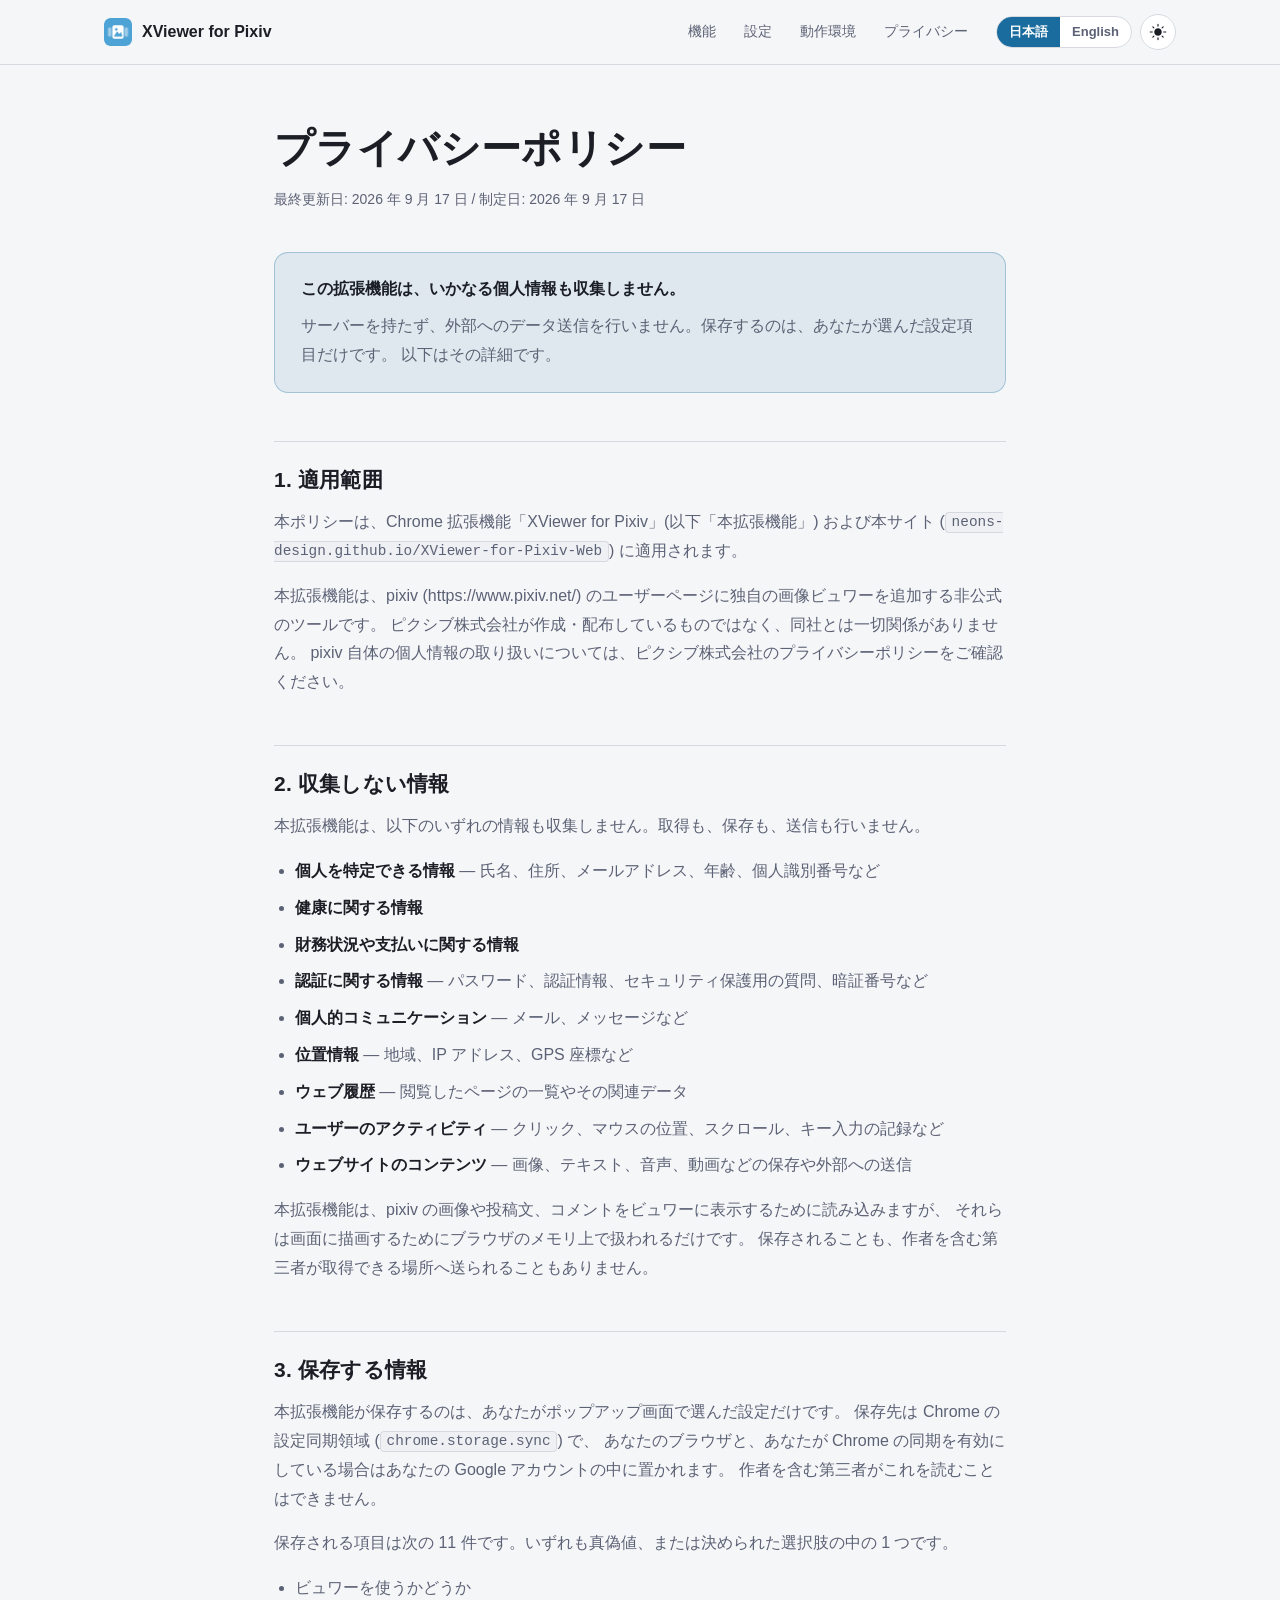
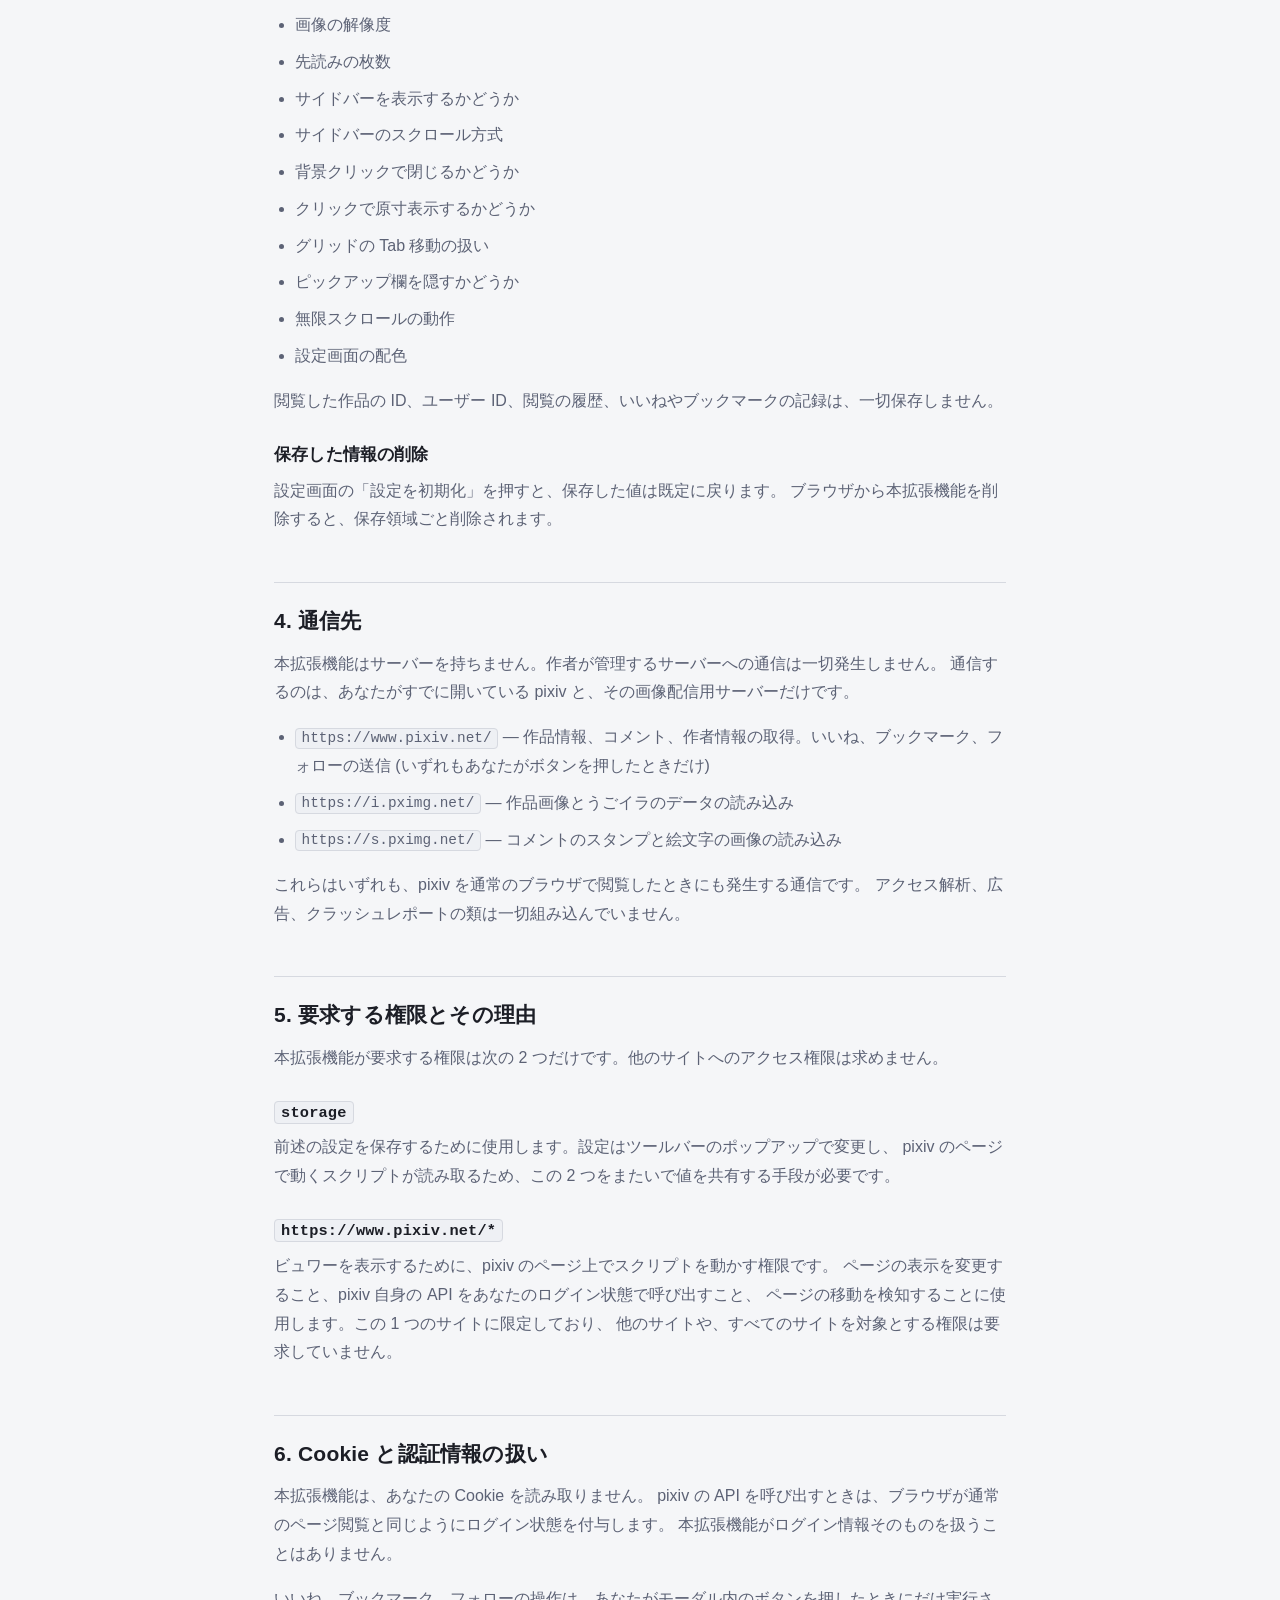
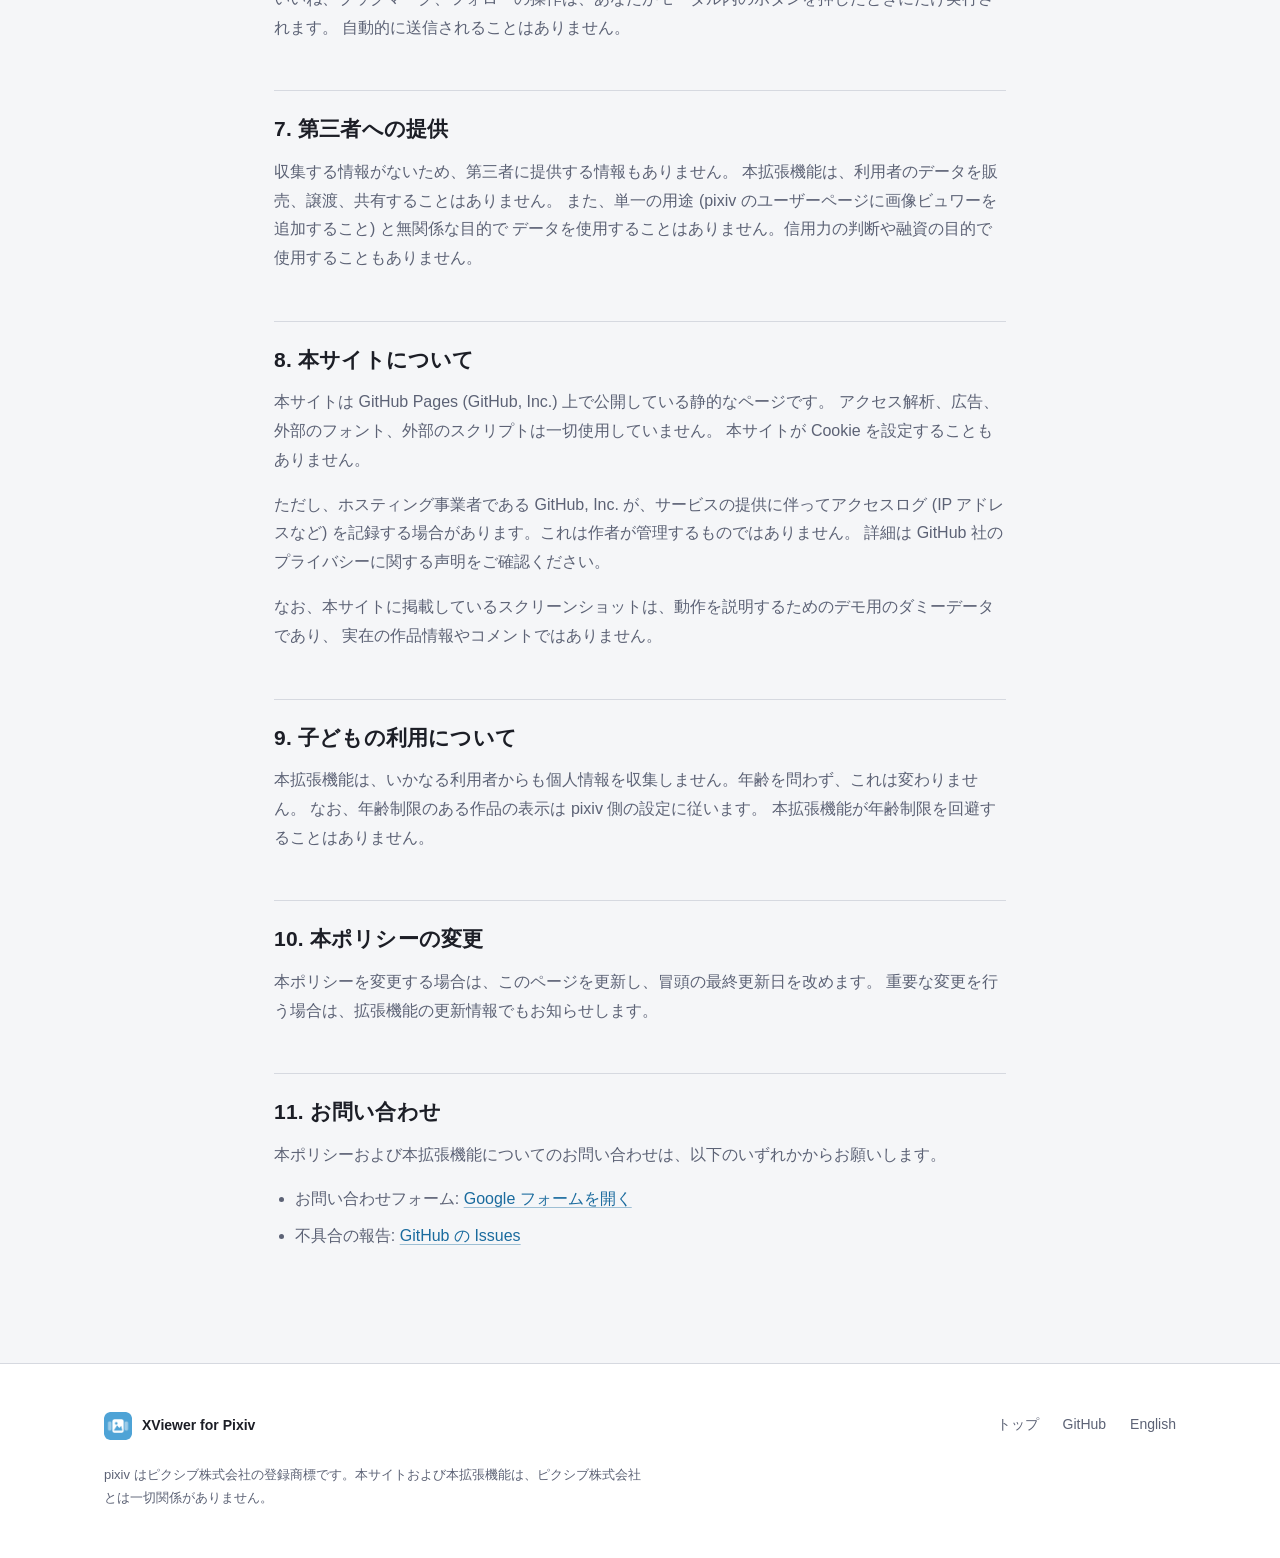
<file: privacy.html>
<!doctype html>
<html lang="ja">
<head>
<meta charset="utf-8">
<meta name="viewport" content="width=device-width, initial-scale=1, viewport-fit=cover">
<title>プライバシーポリシー - XViewer for Pixiv</title>
<meta name="description" content="XViewer for Pixiv のプライバシーポリシー。この拡張機能はいかなる個人情報も収集せず、外部への送信も行いません。保存するのは利用者が選んだ設定項目だけです。">
<link rel="canonical" href="https://neons-design.github.io/XViewer-for-Pixiv-Web/privacy.html">
<link rel="alternate" hreflang="ja" href="https://neons-design.github.io/XViewer-for-Pixiv-Web/privacy.html">
<link rel="alternate" hreflang="en" href="https://neons-design.github.io/XViewer-for-Pixiv-Web/en/privacy.html">
<link rel="icon" href="assets/img/icon-32.png" sizes="32x32">
<link rel="icon" href="assets/img/icon-128.png" sizes="128x128">
<meta property="og:type" content="article">
<meta property="og:site_name" content="XViewer for Pixiv">
<meta property="og:title" content="プライバシーポリシー - XViewer for Pixiv">
<meta property="og:description" content="この拡張機能はいかなる個人情報も収集せず、外部への送信も行いません。">
<meta property="og:url" content="https://neons-design.github.io/XViewer-for-Pixiv-Web/privacy.html">
<meta property="og:locale" content="ja_JP">
<link rel="stylesheet" href="assets/style.css">
<script>
	/* 描画前に配色をあてて、切り替え時のちらつきを防ぐ */
	(function () {
		try {
			var saved = window.localStorage.getItem('xviewer-site-theme');
			if (saved === 'dark' || saved === 'light') document.documentElement.setAttribute('data-theme', saved);
		} catch (error) {
			/* 保存領域が使えなくても OS の設定で描ける */
		}
	})();
</script>
<script src="assets/site.js" defer></script>
</head>
<body>

<a class="skip-link" href="#main">本文へ移動</a>

<header class="site-header">
	<div class="wrap">
		<a class="brand" href="./">
			<img src="assets/img/icon-128.png" alt="" width="28" height="28">
			<span>XViewer for Pixiv</span>
		</a>
		<nav class="site-nav" aria-label="ページ内の移動">
			<a href="./#features">機能</a>
			<a href="./#settings">設定</a>
			<a href="./#requirements">動作環境</a>
			<a href="privacy.html" aria-current="page">プライバシー</a>
		</nav>
		<div class="header-tools">
			<div class="lang-switch">
				<a href="privacy.html" aria-current="true" lang="ja">日本語</a>
				<a href="en/privacy.html" lang="en">English</a>
			</div>
			<button type="button" class="theme-toggle" aria-label="配色をライトに切り替える"
				data-label-light="配色をライトに切り替える" data-label-dark="配色をダークに切り替える">
				<svg class="icon-moon" viewBox="0 -960 960 960" aria-hidden="true"><path d="M480-120q-150 0-255-105T120-480q0-135 79.5-229T408-830q20-5 34-1t22 15q8 10 7.5 25t-8.5 35q-9 23-14 47t-5 49q0 90 63 153t153 63q25 0 48.5-4.5T754-461q22-8 38-7t26 9q10 8 13 23t-2 36q-27 121-121 200.5T480-120Z"/></svg>
				<svg class="icon-sun" viewBox="0 -960 960 960" aria-hidden="true"><path d="M338.5-338.5Q280-397 280-480t58.5-141.5Q397-680 480-680t141.5 58.5Q680-563 680-480t-58.5 141.5Q563-280 480-280t-141.5-58.5ZM70-450q-12.75 0-21.37-8.68-8.63-8.67-8.63-21.5 0-12.82 8.63-21.32Q57.25-510 70-510h100q12.75 0 21.38 8.68 8.62 8.67 8.62 21.5 0 12.82-8.62 21.32-8.63 8.5-21.38 8.5H70Zm720 0q-12.75 0-21.37-8.68-8.63-8.67-8.63-21.5 0-12.82 8.63-21.32 8.62-8.5 21.37-8.5h100q12.75 0 21.38 8.68 8.62 8.67 8.62 21.5 0 12.82-8.62 21.32-8.63 8.5-21.38 8.5H790ZM458.5-768.63Q450-777.25 450-790v-100q0-12.75 8.68-21.38 8.67-8.62 21.5-8.62 12.82 0 21.32 8.62 8.5 8.63 8.5 21.38v100q0 12.75-8.68 21.37-8.67 8.63-21.5 8.63-12.82 0-21.32-8.63Zm0 720Q450-57.25 450-70v-100q0-12.75 8.68-21.38 8.67-8.62 21.5-8.62 12.82 0 21.32 8.62 8.5 8.63 8.5 21.38v100q0 12.75-8.68 21.37-8.67 8.63-21.5 8.63-12.82 0-21.32-8.63ZM240-678l-57-56q-9-9-8.63-21.6.37-12.61 8.53-21.5 8.89-8.9 21.5-8.9 12.6 0 21.6 9l56 57q8 9 8 21t-8 20.5q-8 8.5-20.5 8.5t-21.5-8Zm494 495-56-57q-8-9-8-21.38 0-12.37 8.5-20.62 8.5-9 20.5-9t21 9l57 56q9 9 8.63 21.6-.37 12.61-8.53 21.5-8.89 8.9-21.5 8.9-12.6 0-21.6-9Zm-56-495q-9-9-9-21t9-21l56-57q9-9 21.6-8.63 12.61.37 21.5 8.53 8.9 8.89 8.9 21.5 0 12.6-9 21.6l-57 56q-8 8-20.36 8-12.37 0-21.64-8ZM182.9-182.9q-8.9-8.89-8.9-21.5 0-12.6 9-21.6l57-56q8.8-9 20.9-9 12.1 0 20.71 9 9.39 9 9.39 21t-9 21l-56 57q-9 9-21.6 8.63-12.61-.37-21.5-8.53Z"/></svg>
			</button>
		</div>
	</div>
</header>

<main id="main" class="doc">
	<div class="wrap">

		<h1>プライバシーポリシー</h1>
		<p class="doc-meta">最終更新日: 2026 年 9 月 17 日 / 制定日: 2026 年 9 月 17 日</p>

		<div class="summary-box">
			<p>この拡張機能は、いかなる個人情報も収集しません。</p>
			<p>
				サーバーを持たず、外部へのデータ送信を行いません。保存するのは、あなたが選んだ設定項目だけです。
				以下はその詳細です。
			</p>
		</div>

		<h2>1. 適用範囲</h2>
		<p>
			本ポリシーは、Chrome 拡張機能「XViewer for Pixiv」(以下「本拡張機能」) および本サイト
			(<code>neons-design.github.io/XViewer-for-Pixiv-Web</code>) に適用されます。
		</p>
		<p>
			本拡張機能は、pixiv (https://www.pixiv.net/) のユーザーページに独自の画像ビュワーを追加する非公式のツールです。
			ピクシブ株式会社が作成・配布しているものではなく、同社とは一切関係がありません。
			pixiv 自体の個人情報の取り扱いについては、ピクシブ株式会社のプライバシーポリシーをご確認ください。
		</p>

		<h2>2. 収集しない情報</h2>
		<p>本拡張機能は、以下のいずれの情報も収集しません。取得も、保存も、送信も行いません。</p>
		<ul>
			<li><strong>個人を特定できる情報</strong> — 氏名、住所、メールアドレス、年齢、個人識別番号など</li>
			<li><strong>健康に関する情報</strong></li>
			<li><strong>財務状況や支払いに関する情報</strong></li>
			<li><strong>認証に関する情報</strong> — パスワード、認証情報、セキュリティ保護用の質問、暗証番号など</li>
			<li><strong>個人的コミュニケーション</strong> — メール、メッセージなど</li>
			<li><strong>位置情報</strong> — 地域、IP アドレス、GPS 座標など</li>
			<li><strong>ウェブ履歴</strong> — 閲覧したページの一覧やその関連データ</li>
			<li><strong>ユーザーのアクティビティ</strong> — クリック、マウスの位置、スクロール、キー入力の記録など</li>
			<li><strong>ウェブサイトのコンテンツ</strong> — 画像、テキスト、音声、動画などの保存や外部への送信</li>
		</ul>
		<p>
			本拡張機能は、pixiv の画像や投稿文、コメントをビュワーに表示するために読み込みますが、
			それらは画面に描画するためにブラウザのメモリ上で扱われるだけです。
			保存されることも、作者を含む第三者が取得できる場所へ送られることもありません。
		</p>

		<h2>3. 保存する情報</h2>
		<p>
			本拡張機能が保存するのは、あなたがポップアップ画面で選んだ設定だけです。
			保存先は Chrome の設定同期領域 (<code>chrome.storage.sync</code>) で、
			あなたのブラウザと、あなたが Chrome の同期を有効にしている場合はあなたの Google アカウントの中に置かれます。
			作者を含む第三者がこれを読むことはできません。
		</p>
		<p>保存される項目は次の 11 件です。いずれも真偽値、または決められた選択肢の中の 1 つです。</p>
		<ul>
			<li>ビュワーを使うかどうか</li>
			<li>画像の解像度</li>
			<li>先読みの枚数</li>
			<li>サイドバーを表示するかどうか</li>
			<li>サイドバーのスクロール方式</li>
			<li>背景クリックで閉じるかどうか</li>
			<li>クリックで原寸表示するかどうか</li>
			<li>グリッドの Tab 移動の扱い</li>
			<li>ピックアップ欄を隠すかどうか</li>
			<li>無限スクロールの動作</li>
			<li>設定画面の配色</li>
		</ul>
		<p>
			閲覧した作品の ID、ユーザー ID、閲覧の履歴、いいねやブックマークの記録は、一切保存しません。
		</p>

		<h3>保存した情報の削除</h3>
		<p>
			設定画面の「設定を初期化」を押すと、保存した値は既定に戻ります。
			ブラウザから本拡張機能を削除すると、保存領域ごと削除されます。
		</p>

		<h2>4. 通信先</h2>
		<p>
			本拡張機能はサーバーを持ちません。作者が管理するサーバーへの通信は一切発生しません。
			通信するのは、あなたがすでに開いている pixiv と、その画像配信用サーバーだけです。
		</p>
		<ul>
			<li><code>https://www.pixiv.net/</code> — 作品情報、コメント、作者情報の取得。いいね、ブックマーク、フォローの送信 (いずれもあなたがボタンを押したときだけ)</li>
			<li><code>https://i.pximg.net/</code> — 作品画像とうごイラのデータの読み込み</li>
			<li><code>https://s.pximg.net/</code> — コメントのスタンプと絵文字の画像の読み込み</li>
		</ul>
		<p>
			これらはいずれも、pixiv を通常のブラウザで閲覧したときにも発生する通信です。
			アクセス解析、広告、クラッシュレポートの類は一切組み込んでいません。
		</p>

		<h2>5. 要求する権限とその理由</h2>
		<p>本拡張機能が要求する権限は次の 2 つだけです。他のサイトへのアクセス権限は求めません。</p>
		<h3><code>storage</code></h3>
		<p>
			前述の設定を保存するために使用します。設定はツールバーのポップアップで変更し、
			pixiv のページで動くスクリプトが読み取るため、この 2 つをまたいで値を共有する手段が必要です。
		</p>
		<h3><code>https://www.pixiv.net/*</code></h3>
		<p>
			ビュワーを表示するために、pixiv のページ上でスクリプトを動かす権限です。
			ページの表示を変更すること、pixiv 自身の API をあなたのログイン状態で呼び出すこと、
			ページの移動を検知することに使用します。この 1 つのサイトに限定しており、
			他のサイトや、すべてのサイトを対象とする権限は要求していません。
		</p>

		<h2>6. Cookie と認証情報の扱い</h2>
		<p>
			本拡張機能は、あなたの Cookie を読み取りません。
			pixiv の API を呼び出すときは、ブラウザが通常のページ閲覧と同じようにログイン状態を付与します。
			本拡張機能がログイン情報そのものを扱うことはありません。
		</p>
		<p>
			いいね、ブックマーク、フォローの操作は、あなたがモーダル内のボタンを押したときにだけ実行されます。
			自動的に送信されることはありません。
		</p>

		<h2>7. 第三者への提供</h2>
		<p>
			収集する情報がないため、第三者に提供する情報もありません。
			本拡張機能は、利用者のデータを販売、譲渡、共有することはありません。
			また、単一の用途 (pixiv のユーザーページに画像ビュワーを追加すること) と無関係な目的で
			データを使用することはありません。信用力の判断や融資の目的で使用することもありません。
		</p>

		<h2>8. 本サイトについて</h2>
		<p>
			本サイトは GitHub Pages (GitHub, Inc.) 上で公開している静的なページです。
			アクセス解析、広告、外部のフォント、外部のスクリプトは一切使用していません。
			本サイトが Cookie を設定することもありません。
		</p>
		<p>
			ただし、ホスティング事業者である GitHub, Inc. が、サービスの提供に伴ってアクセスログ
			(IP アドレスなど) を記録する場合があります。これは作者が管理するものではありません。
			詳細は GitHub 社のプライバシーに関する声明をご確認ください。
		</p>
		<p>
			なお、本サイトに掲載しているスクリーンショットは、動作を説明するためのデモ用のダミーデータであり、
			実在の作品情報やコメントではありません。
		</p>

		<h2>9. 子どもの利用について</h2>
		<p>
			本拡張機能は、いかなる利用者からも個人情報を収集しません。年齢を問わず、これは変わりません。
			なお、年齢制限のある作品の表示は pixiv 側の設定に従います。
			本拡張機能が年齢制限を回避することはありません。
		</p>

		<h2>10. 本ポリシーの変更</h2>
		<p>
			本ポリシーを変更する場合は、このページを更新し、冒頭の最終更新日を改めます。
			重要な変更を行う場合は、拡張機能の更新情報でもお知らせします。
		</p>

		<h2>11. お問い合わせ</h2>
		<p>本ポリシーおよび本拡張機能についてのお問い合わせは、以下のいずれかからお願いします。</p>
		<ul>
			<li>お問い合わせフォーム: <a href="https://forms.gle/3BAmDLSud13C5E2x9" target="_blank" rel="noopener">Google フォームを開く</a></li>
			<li>不具合の報告: <a href="https://github.com/NEONS-DESIGN/XViewer-for-Pixiv/issues" target="_blank" rel="noopener">GitHub の Issues</a></li>
		</ul>

	</div>
</main>

<footer class="site-footer">
	<div class="wrap">
		<div class="footer-grid">
			<div>
				<a class="brand" href="./">
					<img src="assets/img/icon-128.png" alt="" width="28" height="28">
					<span>XViewer for Pixiv</span>
				</a>
			</div>
			<ul class="footer-links">
				<li><a href="./">トップ</a></li>
				<li><a href="https://github.com/NEONS-DESIGN/XViewer-for-Pixiv" target="_blank" rel="noopener">GitHub</a></li>
				<li><a href="en/privacy.html" lang="en">English</a></li>
			</ul>
		</div>
		<div class="footer-note">
			<p>pixiv はピクシブ株式会社の登録商標です。本サイトおよび本拡張機能は、ピクシブ株式会社とは一切関係がありません。</p>
		</div>
	</div>
</footer>

</body>
</html>
</file>
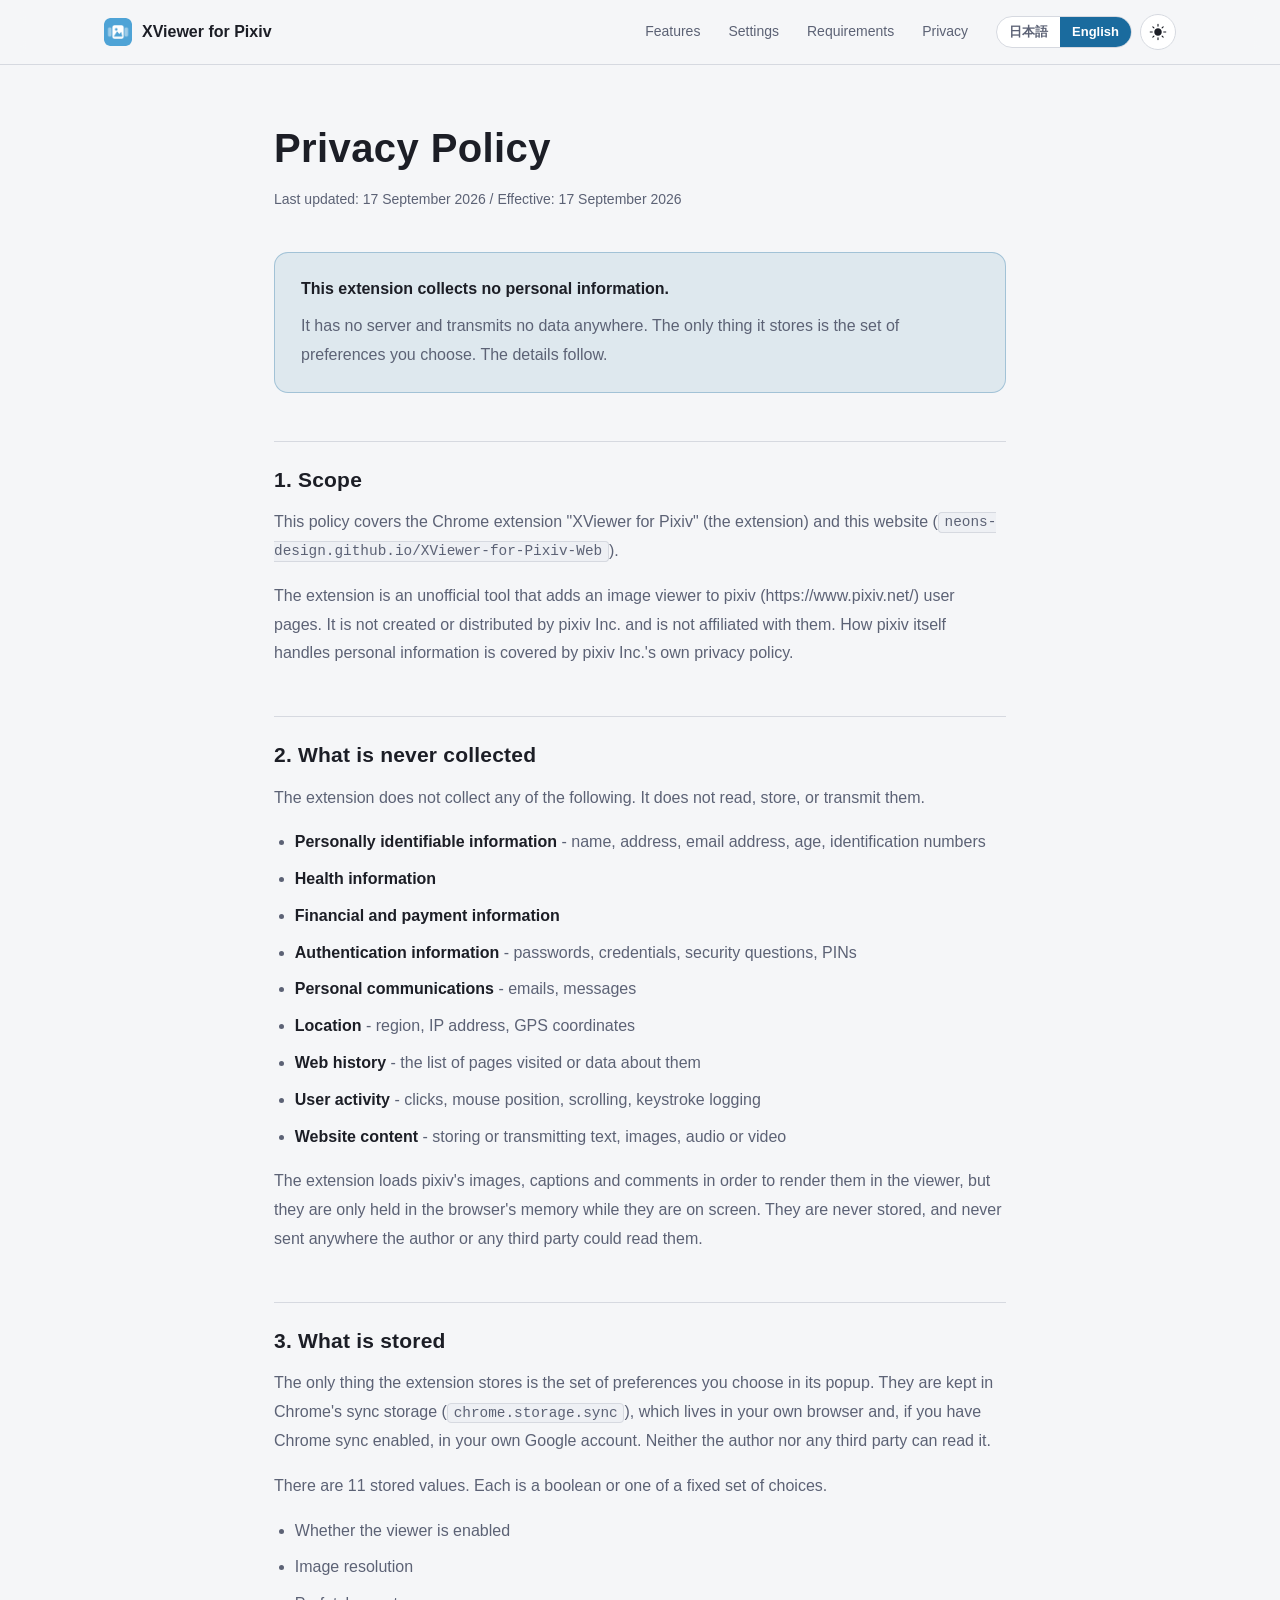
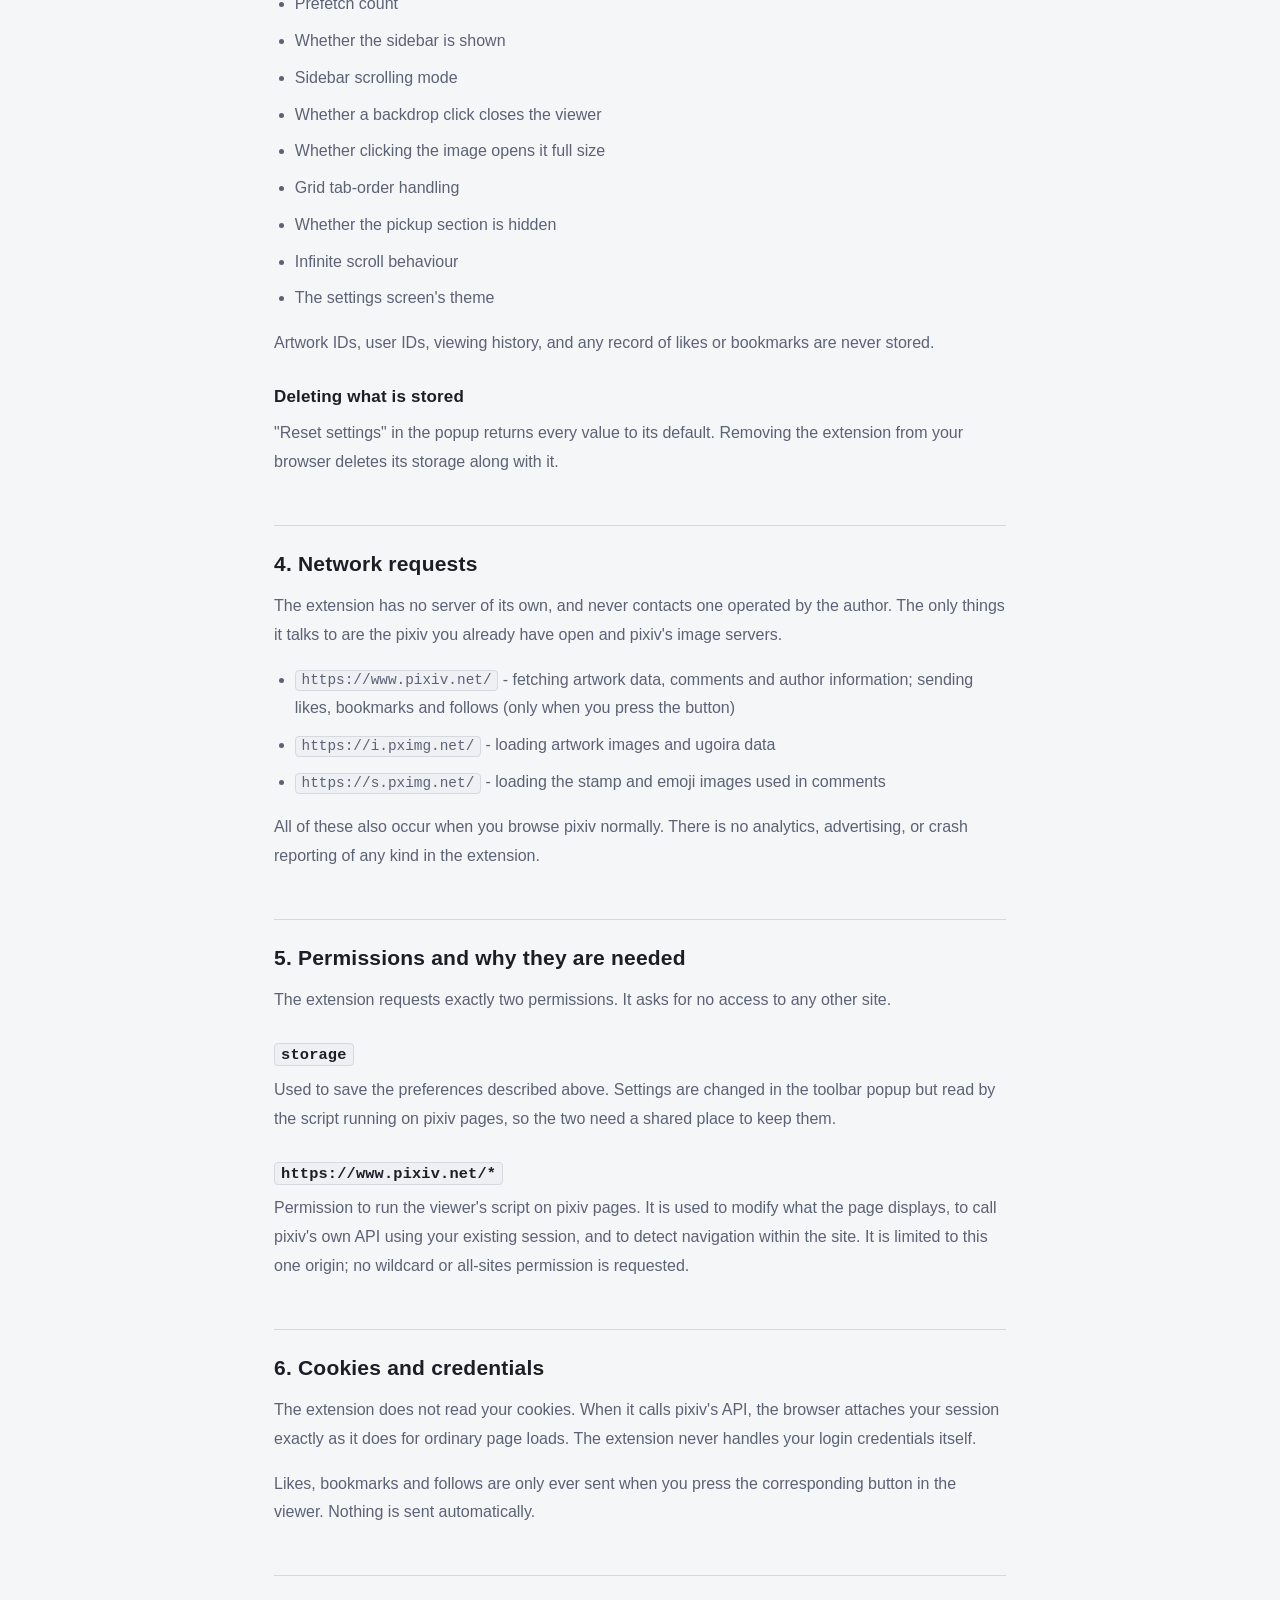
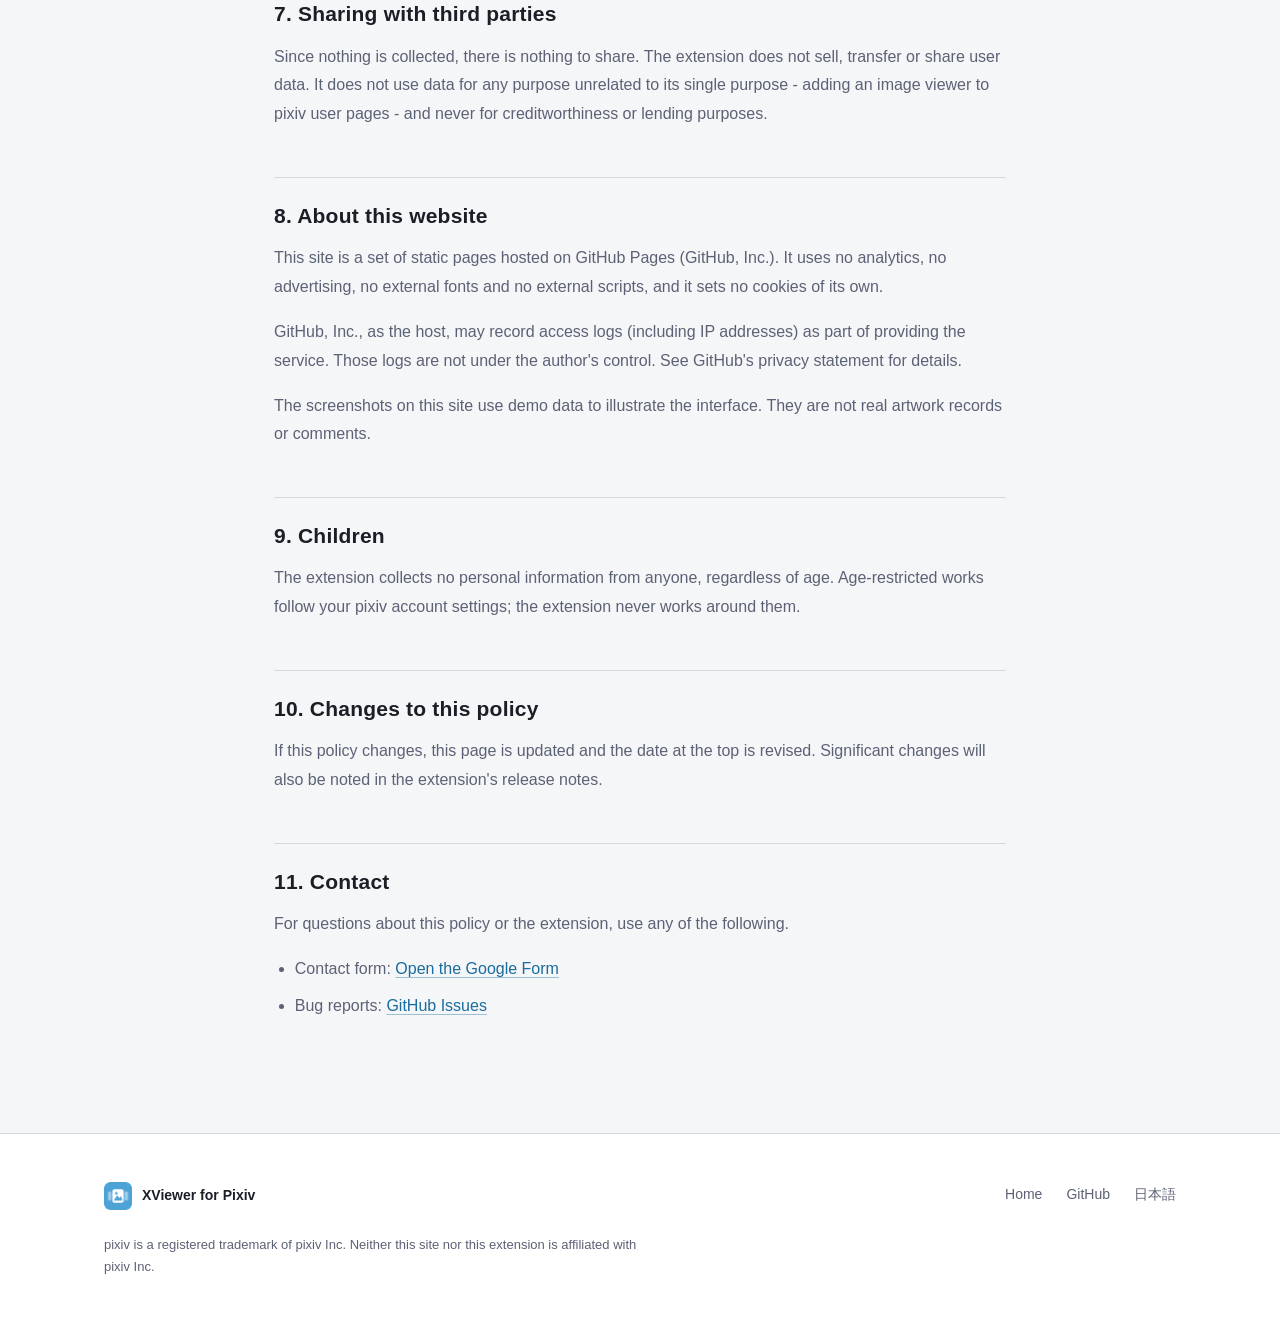
<file: en/privacy.html>
<!doctype html>
<html lang="en">
<head>
<meta charset="utf-8">
<meta name="viewport" content="width=device-width, initial-scale=1, viewport-fit=cover">
<title>Privacy Policy - XViewer for Pixiv</title>
<meta name="description" content="The privacy policy for XViewer for Pixiv. The extension collects no personal information and transmits nothing to any server. It stores only the preferences you choose.">
<link rel="canonical" href="https://neons-design.github.io/XViewer-for-Pixiv-Web/en/privacy.html">
<link rel="alternate" hreflang="ja" href="https://neons-design.github.io/XViewer-for-Pixiv-Web/privacy.html">
<link rel="alternate" hreflang="en" href="https://neons-design.github.io/XViewer-for-Pixiv-Web/en/privacy.html">
<link rel="icon" href="../assets/img/icon-32.png" sizes="32x32">
<link rel="icon" href="../assets/img/icon-128.png" sizes="128x128">
<meta property="og:type" content="article">
<meta property="og:site_name" content="XViewer for Pixiv">
<meta property="og:title" content="Privacy Policy - XViewer for Pixiv">
<meta property="og:description" content="The extension collects no personal information and transmits nothing to any server.">
<meta property="og:url" content="https://neons-design.github.io/XViewer-for-Pixiv-Web/en/privacy.html">
<meta property="og:locale" content="en_US">
<link rel="stylesheet" href="../assets/style.css">
<script>
	/* Apply the theme before paint so the page does not flash */
	(function () {
		try {
			var saved = window.localStorage.getItem('xviewer-site-theme');
			if (saved === 'dark' || saved === 'light') document.documentElement.setAttribute('data-theme', saved);
		} catch (error) {
			/* Falling back to the OS setting is fine */
		}
	})();
</script>
<script src="../assets/site.js" defer></script>
</head>
<body>

<a class="skip-link" href="#main">Skip to content</a>

<header class="site-header">
	<div class="wrap">
		<a class="brand" href="./">
			<img src="../assets/img/icon-128.png" alt="" width="28" height="28">
			<span>XViewer for Pixiv</span>
		</a>
		<nav class="site-nav" aria-label="On this page">
			<a href="./#features">Features</a>
			<a href="./#settings">Settings</a>
			<a href="./#requirements">Requirements</a>
			<a href="privacy.html" aria-current="page">Privacy</a>
		</nav>
		<div class="header-tools">
			<div class="lang-switch">
				<a href="../privacy.html" lang="ja">日本語</a>
				<a href="privacy.html" aria-current="true" lang="en">English</a>
			</div>
			<button type="button" class="theme-toggle" aria-label="Switch to the light theme"
				data-label-light="Switch to the light theme" data-label-dark="Switch to the dark theme">
				<svg class="icon-moon" viewBox="0 -960 960 960" aria-hidden="true"><path d="M480-120q-150 0-255-105T120-480q0-135 79.5-229T408-830q20-5 34-1t22 15q8 10 7.5 25t-8.5 35q-9 23-14 47t-5 49q0 90 63 153t153 63q25 0 48.5-4.5T754-461q22-8 38-7t26 9q10 8 13 23t-2 36q-27 121-121 200.5T480-120Z"/></svg>
				<svg class="icon-sun" viewBox="0 -960 960 960" aria-hidden="true"><path d="M338.5-338.5Q280-397 280-480t58.5-141.5Q397-680 480-680t141.5 58.5Q680-563 680-480t-58.5 141.5Q563-280 480-280t-141.5-58.5ZM70-450q-12.75 0-21.37-8.68-8.63-8.67-8.63-21.5 0-12.82 8.63-21.32Q57.25-510 70-510h100q12.75 0 21.38 8.68 8.62 8.67 8.62 21.5 0 12.82-8.62 21.32-8.63 8.5-21.38 8.5H70Zm720 0q-12.75 0-21.37-8.68-8.63-8.67-8.63-21.5 0-12.82 8.63-21.32 8.62-8.5 21.37-8.5h100q12.75 0 21.38 8.68 8.62 8.67 8.62 21.5 0 12.82-8.62 21.32-8.63 8.5-21.38 8.5H790ZM458.5-768.63Q450-777.25 450-790v-100q0-12.75 8.68-21.38 8.67-8.62 21.5-8.62 12.82 0 21.32 8.62 8.5 8.63 8.5 21.38v100q0 12.75-8.68 21.37-8.67 8.63-21.5 8.63-12.82 0-21.32-8.63Zm0 720Q450-57.25 450-70v-100q0-12.75 8.68-21.38 8.67-8.62 21.5-8.62 12.82 0 21.32 8.62 8.5 8.63 8.5 21.38v100q0 12.75-8.68 21.37-8.67 8.63-21.5 8.63-12.82 0-21.32-8.63ZM240-678l-57-56q-9-9-8.63-21.6.37-12.61 8.53-21.5 8.89-8.9 21.5-8.9 12.6 0 21.6 9l56 57q8 9 8 21t-8 20.5q-8 8.5-20.5 8.5t-21.5-8Zm494 495-56-57q-8-9-8-21.38 0-12.37 8.5-20.62 8.5-9 20.5-9t21 9l57 56q9 9 8.63 21.6-.37 12.61-8.53 21.5-8.89 8.9-21.5 8.9-12.6 0-21.6-9Zm-56-495q-9-9-9-21t9-21l56-57q9-9 21.6-8.63 12.61.37 21.5 8.53 8.9 8.89 8.9 21.5 0 12.6-9 21.6l-57 56q-8 8-20.36 8-12.37 0-21.64-8ZM182.9-182.9q-8.9-8.89-8.9-21.5 0-12.6 9-21.6l57-56q8.8-9 20.9-9 12.1 0 20.71 9 9.39 9 9.39 21t-9 21l-56 57q-9 9-21.6 8.63-12.61-.37-21.5-8.53Z"/></svg>
			</button>
		</div>
	</div>
</header>

<main id="main" class="doc">
	<div class="wrap">

		<h1>Privacy Policy</h1>
		<p class="doc-meta">Last updated: 17 September 2026 / Effective: 17 September 2026</p>

		<div class="summary-box">
			<p>This extension collects no personal information.</p>
			<p>
				It has no server and transmits no data anywhere. The only thing it stores is the set of
				preferences you choose. The details follow.
			</p>
		</div>

		<h2>1. Scope</h2>
		<p>
			This policy covers the Chrome extension "XViewer for Pixiv" (the extension) and this website
			(<code>neons-design.github.io/XViewer-for-Pixiv-Web</code>).
		</p>
		<p>
			The extension is an unofficial tool that adds an image viewer to pixiv (https://www.pixiv.net/) user pages.
			It is not created or distributed by pixiv Inc. and is not affiliated with them. How pixiv itself handles
			personal information is covered by pixiv Inc.'s own privacy policy.
		</p>

		<h2>2. What is never collected</h2>
		<p>The extension does not collect any of the following. It does not read, store, or transmit them.</p>
		<ul>
			<li><strong>Personally identifiable information</strong> - name, address, email address, age, identification numbers</li>
			<li><strong>Health information</strong></li>
			<li><strong>Financial and payment information</strong></li>
			<li><strong>Authentication information</strong> - passwords, credentials, security questions, PINs</li>
			<li><strong>Personal communications</strong> - emails, messages</li>
			<li><strong>Location</strong> - region, IP address, GPS coordinates</li>
			<li><strong>Web history</strong> - the list of pages visited or data about them</li>
			<li><strong>User activity</strong> - clicks, mouse position, scrolling, keystroke logging</li>
			<li><strong>Website content</strong> - storing or transmitting text, images, audio or video</li>
		</ul>
		<p>
			The extension loads pixiv's images, captions and comments in order to render them in the viewer, but they are
			only held in the browser's memory while they are on screen. They are never stored, and never sent anywhere the
			author or any third party could read them.
		</p>

		<h2>3. What is stored</h2>
		<p>
			The only thing the extension stores is the set of preferences you choose in its popup. They are kept in
			Chrome's sync storage (<code>chrome.storage.sync</code>), which lives in your own browser and, if you have
			Chrome sync enabled, in your own Google account. Neither the author nor any third party can read it.
		</p>
		<p>There are 11 stored values. Each is a boolean or one of a fixed set of choices.</p>
		<ul>
			<li>Whether the viewer is enabled</li>
			<li>Image resolution</li>
			<li>Prefetch count</li>
			<li>Whether the sidebar is shown</li>
			<li>Sidebar scrolling mode</li>
			<li>Whether a backdrop click closes the viewer</li>
			<li>Whether clicking the image opens it full size</li>
			<li>Grid tab-order handling</li>
			<li>Whether the pickup section is hidden</li>
			<li>Infinite scroll behaviour</li>
			<li>The settings screen's theme</li>
		</ul>
		<p>
			Artwork IDs, user IDs, viewing history, and any record of likes or bookmarks are never stored.
		</p>

		<h3>Deleting what is stored</h3>
		<p>
			"Reset settings" in the popup returns every value to its default. Removing the extension from your browser
			deletes its storage along with it.
		</p>

		<h2>4. Network requests</h2>
		<p>
			The extension has no server of its own, and never contacts one operated by the author. The only things it talks
			to are the pixiv you already have open and pixiv's image servers.
		</p>
		<ul>
			<li><code>https://www.pixiv.net/</code> - fetching artwork data, comments and author information; sending likes, bookmarks and follows (only when you press the button)</li>
			<li><code>https://i.pximg.net/</code> - loading artwork images and ugoira data</li>
			<li><code>https://s.pximg.net/</code> - loading the stamp and emoji images used in comments</li>
		</ul>
		<p>
			All of these also occur when you browse pixiv normally. There is no analytics, advertising, or crash reporting
			of any kind in the extension.
		</p>

		<h2>5. Permissions and why they are needed</h2>
		<p>The extension requests exactly two permissions. It asks for no access to any other site.</p>
		<h3><code>storage</code></h3>
		<p>
			Used to save the preferences described above. Settings are changed in the toolbar popup but read by the script
			running on pixiv pages, so the two need a shared place to keep them.
		</p>
		<h3><code>https://www.pixiv.net/*</code></h3>
		<p>
			Permission to run the viewer's script on pixiv pages. It is used to modify what the page displays, to call
			pixiv's own API using your existing session, and to detect navigation within the site. It is limited to this
			one origin; no wildcard or all-sites permission is requested.
		</p>

		<h2>6. Cookies and credentials</h2>
		<p>
			The extension does not read your cookies. When it calls pixiv's API, the browser attaches your session exactly
			as it does for ordinary page loads. The extension never handles your login credentials itself.
		</p>
		<p>
			Likes, bookmarks and follows are only ever sent when you press the corresponding button in the viewer.
			Nothing is sent automatically.
		</p>

		<h2>7. Sharing with third parties</h2>
		<p>
			Since nothing is collected, there is nothing to share. The extension does not sell, transfer or share user data.
			It does not use data for any purpose unrelated to its single purpose - adding an image viewer to pixiv user
			pages - and never for creditworthiness or lending purposes.
		</p>

		<h2>8. About this website</h2>
		<p>
			This site is a set of static pages hosted on GitHub Pages (GitHub, Inc.). It uses no analytics, no advertising,
			no external fonts and no external scripts, and it sets no cookies of its own.
		</p>
		<p>
			GitHub, Inc., as the host, may record access logs (including IP addresses) as part of providing the service.
			Those logs are not under the author's control. See GitHub's privacy statement for details.
		</p>
		<p>
			The screenshots on this site use demo data to illustrate the interface. They are not real artwork records or
			comments.
		</p>

		<h2>9. Children</h2>
		<p>
			The extension collects no personal information from anyone, regardless of age. Age-restricted works follow your
			pixiv account settings; the extension never works around them.
		</p>

		<h2>10. Changes to this policy</h2>
		<p>
			If this policy changes, this page is updated and the date at the top is revised. Significant changes will also
			be noted in the extension's release notes.
		</p>

		<h2>11. Contact</h2>
		<p>For questions about this policy or the extension, use any of the following.</p>
		<ul>
			<li>Contact form: <a href="https://forms.gle/3BAmDLSud13C5E2x9" target="_blank" rel="noopener">Open the Google Form</a></li>
			<li>Bug reports: <a href="https://github.com/NEONS-DESIGN/XViewer-for-Pixiv/issues" target="_blank" rel="noopener">GitHub Issues</a></li>
		</ul>

	</div>
</main>

<footer class="site-footer">
	<div class="wrap">
		<div class="footer-grid">
			<div>
				<a class="brand" href="./">
					<img src="../assets/img/icon-128.png" alt="" width="28" height="28">
					<span>XViewer for Pixiv</span>
				</a>
			</div>
			<ul class="footer-links">
				<li><a href="./">Home</a></li>
				<li><a href="https://github.com/NEONS-DESIGN/XViewer-for-Pixiv" target="_blank" rel="noopener">GitHub</a></li>
				<li><a href="../privacy.html" lang="ja">日本語</a></li>
			</ul>
		</div>
		<div class="footer-note">
			<p>pixiv is a registered trademark of pixiv Inc. Neither this site nor this extension is affiliated with pixiv Inc.</p>
		</div>
	</div>
</footer>

</body>
</html>
</file>
<file: assets/style.css>
/*
 * XViewer for Pixiv 紹介サイトの配色と体裁。
 * 配色トークンの名前と値は拡張本体の UI_DESIGN_KIT.md §2 に合わせてある。
 * 色は必ずここの変数で決め、個々の規則に直書きしない。
 */

:root {
	color-scheme: dark;
	--bg: #14161c;
	--surface: #1d212b;
	--surface-2: #232838;
	--fg: #eff0f4;
	--muted: #9aa0b4;
	--border: #262b38;
	--divider: rgba(255, 255, 255, 0.12);
	--accent: #4ea3d6;
	--on-accent: #04121a;
	--accent-soft: rgba(78, 163, 214, 0.14);
	--hover: rgba(255, 255, 255, 0.08);
	--shadow: 0 18px 50px rgba(0, 0, 0, 0.45);

	--maxw: 1120px;
	--radius: 14px;
	--radius-sm: 8px;
	--gap: 24px;
	--section-gap: 96px;
	--pad-x: 24px;

	--font: "Helvetica Neue", Arial, "Hiragino Kaku Gothic ProN", "Hiragino Sans",
		"BIZ UDPGothic", Meiryo, "Yu Gothic", "Noto Sans JP", system-ui, sans-serif;
	--font-mono: ui-monospace, SFMono-Regular, Menlo, Consolas, "Courier New", monospace;
}

/* OS がライトで、かつ利用者が明示的にダークを選んでいないときだけライトへ倒す */
@media (prefers-color-scheme: light) {
	:root:not([data-theme="dark"]) {
		color-scheme: light;
		--bg: #f5f6f8;
		--surface: #ffffff;
		--surface-2: #eef0f4;
		--fg: #1c1e26;
		--muted: #5c6275;
		--border: #d6d9e0;
		--divider: rgba(0, 0, 0, 0.12);
		--accent: #1a6b9e;
		--on-accent: #ffffff;
		--accent-soft: rgba(26, 107, 158, 0.10);
		--hover: rgba(0, 0, 0, 0.05);
		--shadow: 0 18px 50px rgba(20, 24, 35, 0.14);
	}
}

/* 手動で選んだライト。media query より後に置いて必ず勝たせる */
:root[data-theme="light"] {
	color-scheme: light;
	--bg: #f5f6f8;
	--surface: #ffffff;
	--surface-2: #eef0f4;
	--fg: #1c1e26;
	--muted: #5c6275;
	--border: #d6d9e0;
	--divider: rgba(0, 0, 0, 0.12);
	--accent: #1a6b9e;
	--on-accent: #ffffff;
	--accent-soft: rgba(26, 107, 158, 0.10);
	--hover: rgba(0, 0, 0, 0.05);
	--shadow: 0 18px 50px rgba(20, 24, 35, 0.14);
}

*,
*::before,
*::after {
	box-sizing: border-box;
}

html {
	scroll-behavior: smooth;
	scroll-padding-top: 88px;
}

@media (prefers-reduced-motion: reduce) {
	html {
		scroll-behavior: auto;
	}

	* {
		animation-duration: 0.01ms !important;
		transition-duration: 0.01ms !important;
	}
}

body {
	margin: 0;
	background: var(--bg);
	color: var(--fg);
	font-family: var(--font);
	font-size: 16px;
	line-height: 1.8;
	-webkit-font-smoothing: antialiased;
}

img {
	max-width: 100%;
	height: auto;
}

a {
	color: var(--accent);
	text-decoration-color: color-mix(in srgb, var(--accent) 40%, transparent);
	text-underline-offset: 3px;
}

a:hover {
	text-decoration-color: currentColor;
}

/* 輪郭はサイト全体で 1 つの規則にそろえる (UI_DESIGN_KIT §6) */
:where(a, button, summary, [tabindex]):focus-visible {
	outline: 2px solid var(--accent);
	outline-offset: 2px;
	border-radius: 4px;
}

h1,
h2,
h3 {
	line-height: 1.35;
	letter-spacing: 0.01em;
	margin: 0;
}

p {
	margin: 0 0 1em;
}

code {
	font-family: var(--font-mono);
	font-size: 0.9em;
	background: var(--surface-2);
	border: 1px solid var(--border);
	border-radius: 4px;
	padding: 0.1em 0.4em;
}

/* 目に見えないが読み上げには残す */
.visually-hidden {
	position: absolute;
	width: 1px;
	height: 1px;
	margin: -1px;
	padding: 0;
	overflow: hidden;
	clip-path: inset(50%);
	white-space: nowrap;
}

.skip-link {
	position: absolute;
	left: 8px;
	top: -60px;
	z-index: 100;
	background: var(--accent);
	color: var(--on-accent);
	padding: 10px 16px;
	border-radius: var(--radius-sm);
	font-weight: 700;
	text-decoration: none;
	transition: top 0.15s ease;
}

.skip-link:focus {
	top: 8px;
}

.wrap {
	width: 100%;
	max-width: var(--maxw);
	margin: 0 auto;
	padding-inline: var(--pad-x);
}

/* ------------------------------------------------------------------ header */

.site-header {
	position: sticky;
	top: 0;
	z-index: 50;
	background: color-mix(in srgb, var(--bg) 88%, transparent);
	backdrop-filter: saturate(180%) blur(12px);
	border-bottom: 1px solid var(--border);
}

.site-header .wrap {
	display: flex;
	align-items: center;
	gap: 16px;
	min-height: 64px;
}

.brand {
	display: flex;
	align-items: center;
	gap: 10px;
	font-weight: 700;
	color: var(--fg);
	text-decoration: none;
	white-space: nowrap;
}

.brand img {
	width: 28px;
	height: 28px;
	border-radius: 6px;
}

.site-nav {
	display: flex;
	align-items: center;
	gap: 4px;
	margin-inline-start: auto;
}

.site-nav a {
	color: var(--muted);
	text-decoration: none;
	padding: 8px 12px;
	border-radius: var(--radius-sm);
	font-size: 14px;
}

.site-nav a:hover {
	color: var(--fg);
	background: var(--hover);
}

.header-tools {
	display: flex;
	align-items: center;
	gap: 8px;
}

.lang-switch {
	display: inline-flex;
	border: 1px solid var(--border);
	border-radius: 999px;
	overflow: hidden;
	background: var(--surface);
}

.lang-switch a {
	padding: 5px 12px;
	font-size: 13px;
	font-weight: 700;
	color: var(--muted);
	text-decoration: none;
	line-height: 1.6;
}

.lang-switch a[aria-current="true"] {
	background: var(--accent);
	color: var(--on-accent);
}

.lang-switch a:not([aria-current="true"]):hover {
	background: var(--hover);
	color: var(--fg);
}

.theme-toggle {
	display: inline-grid;
	place-items: center;
	width: 36px;
	height: 36px;
	border: 1px solid var(--border);
	border-radius: 999px;
	background: var(--surface);
	color: var(--fg);
	cursor: pointer;
	padding: 0;
}

.theme-toggle:hover {
	background: var(--hover);
}

.theme-toggle svg {
	width: 18px;
	height: 18px;
	fill: currentColor;
}

/* テーマに応じて片方のアイコンだけ出す */
.theme-toggle .icon-sun {
	display: none;
}

:root[data-theme="light"] .theme-toggle .icon-sun,
.theme-toggle .icon-moon {
	display: block;
}

:root[data-theme="light"] .theme-toggle .icon-moon {
	display: none;
}

@media (prefers-color-scheme: light) {
	:root:not([data-theme="dark"]) .theme-toggle .icon-sun {
		display: block;
	}

	:root:not([data-theme="dark"]) .theme-toggle .icon-moon {
		display: none;
	}
}

/* ------------------------------------------------------------------- hero */

.hero {
	padding-block: 72px 0;
	text-align: center;
	position: relative;
	overflow: hidden;
}

/* 背景の淡い光。装飾なので読み上げからは外れる */
.hero::before {
	content: "";
	position: absolute;
	inset-inline: 0;
	top: -220px;
	height: 520px;
	background: radial-gradient(ellipse 60% 55% at 50% 50%, var(--accent-soft), transparent 70%);
	pointer-events: none;
}

.hero .wrap {
	position: relative;
}

.eyebrow {
	display: inline-flex;
	align-items: center;
	gap: 8px;
	font-size: 13px;
	font-weight: 700;
	color: var(--accent);
	background: var(--accent-soft);
	border: 1px solid color-mix(in srgb, var(--accent) 30%, transparent);
	border-radius: 999px;
	padding: 5px 14px;
	margin-bottom: 24px;
}

.hero h1 {
	font-size: clamp(34px, 6vw, 60px);
	letter-spacing: -0.01em;
	margin-bottom: 20px;
}

.hero h1 .accent {
	color: var(--accent);
}

.lede {
	font-size: clamp(16px, 2.2vw, 19px);
	color: var(--muted);
	max-width: 46em;
	margin-inline: auto;
	text-wrap: pretty;
}

.cta-row {
	display: flex;
	flex-wrap: wrap;
	gap: 12px;
	justify-content: center;
	margin-block: 32px 12px;
}

.btn {
	display: inline-flex;
	align-items: center;
	gap: 10px;
	border-radius: 999px;
	padding: 13px 26px;
	font-size: 15px;
	font-weight: 700;
	text-decoration: none;
	border: 1px solid transparent;
	cursor: pointer;
	font-family: inherit;
}

.btn svg {
	width: 18px;
	height: 18px;
	fill: currentColor;
	flex: none;
}

.btn-primary {
	background: var(--accent);
	color: var(--on-accent);
}

.btn-primary:hover {
	background: color-mix(in srgb, var(--accent) 86%, var(--fg));
}

.btn-secondary {
	background: var(--surface);
	color: var(--fg);
	border-color: var(--border);
}

.btn-secondary:hover {
	background: var(--hover);
}

/* ストア公開までの無効状態。押せないことが見た目で分かるようにする */
.btn[aria-disabled="true"] {
	background: var(--surface);
	color: var(--muted);
	border-color: var(--border);
	cursor: not-allowed;
}

.btn[aria-disabled="true"]:hover {
	background: var(--surface);
}

.cta-note {
	font-size: 13px;
	color: var(--muted);
	margin: 0;
}

.hero-shot {
	margin-top: 56px;
	border-radius: var(--radius);
	border: 1px solid var(--border);
	background: var(--surface);
	box-shadow: var(--shadow);
	overflow: hidden;
	line-height: 0;
}

.hero-shot img {
	width: 100%;
	display: block;
}

/* ---------------------------------------------------------------- section */

.section {
	padding-block: var(--section-gap);
}

.section-head {
	max-width: 42em;
	margin-bottom: 48px;
}

.section-head.center {
	margin-inline: auto;
	text-align: center;
}

.section h2 {
	font-size: clamp(26px, 4vw, 36px);
	margin-bottom: 16px;
}

.section-head p {
	color: var(--muted);
	margin: 0;
	text-wrap: pretty;
}

.divider {
	border: 0;
	border-top: 1px solid var(--border);
	margin: 0;
}

/* ------------------------------------------------------------------ cards */

.card-grid {
	display: grid;
	grid-template-columns: repeat(auto-fit, minmax(270px, 1fr));
	gap: var(--gap);
}

.card {
	background: var(--surface);
	border: 1px solid var(--border);
	border-radius: var(--radius);
	padding: 26px;
}

.card h3 {
	font-size: 17px;
	margin-bottom: 10px;
	display: flex;
	align-items: center;
	gap: 10px;
}

.card p {
	color: var(--muted);
	font-size: 14.5px;
	margin: 0;
}

.card-icon {
	display: grid;
	place-items: center;
	width: 34px;
	height: 34px;
	border-radius: 9px;
	background: var(--accent-soft);
	color: var(--accent);
	flex: none;
}

.card-icon svg {
	width: 19px;
	height: 19px;
	fill: currentColor;
}

/* --------------------------------------------------------------- showcase */

.showcase {
	display: grid;
	grid-template-columns: 1fr 1.25fr;
	gap: 56px;
	align-items: center;
}

.showcase + .showcase {
	margin-top: var(--section-gap);
}

/* 左右を入れ替える段。order だけ変えると図が狭い側の列に入るので、列幅も入れ替える */
.showcase.reverse {
	grid-template-columns: 1.25fr 1fr;
}

.showcase.reverse .showcase-text {
	order: 2;
}

.showcase h3 {
	font-size: clamp(21px, 3vw, 27px);
	margin-bottom: 14px;
}

.showcase p {
	color: var(--muted);
	margin-bottom: 0;
}

.showcase figure {
	margin: 0;
	border-radius: var(--radius);
	border: 1px solid var(--border);
	background: var(--surface);
	box-shadow: var(--shadow);
	overflow: hidden;
	line-height: 0;
}

.showcase figure img,
.showcase figure video {
	width: 100%;
	height: auto;
	display: block;
}

/* 自動再生の動画。止める手段を必ず添える (WCAG 2.2.2) */
.shot-video {
	background: var(--surface-2);
}

.showcase figure.has-video {
	position: relative;
}

.video-toggle {
	position: absolute;
	right: 12px;
	bottom: 12px;
	display: inline-grid;
	place-items: center;
	width: 38px;
	height: 38px;
	padding: 0;
	border: 1px solid color-mix(in srgb, #ffffff 24%, transparent);
	border-radius: 999px;
	/* 動画の上に載るので、サイトの配色ではなく映像に対して読める固定色にする */
	background: rgba(12, 14, 20, 0.66);
	color: #ffffff;
	cursor: pointer;
	backdrop-filter: blur(6px);
	opacity: 0.55;
	transition: opacity 0.15s ease;
}

.showcase figure.has-video:hover .video-toggle,
.video-toggle:focus-visible {
	opacity: 1;
}

.video-toggle svg {
	width: 18px;
	height: 18px;
	fill: currentColor;
}

/* 再生中は一時停止、止まっているときは再生のアイコンだけ出す */
.video-toggle .icon-play {
	display: none;
}

.video-toggle[data-state="paused"] .icon-play {
	display: block;
}

.video-toggle[data-state="paused"] .icon-pause {
	display: none;
}

/* 縦長の図 (設定ポップアップ) は幅を抑えないと段組みが崩れて見える */
.showcase figure.portrait {
	max-width: 380px;
	margin-inline: auto;
}

.feature-list {
	list-style: none;
	padding: 0;
	margin: 18px 0 0;
	color: var(--muted);
	font-size: 14.5px;
}

.feature-list li {
	position: relative;
	padding-inline-start: 24px;
	margin-bottom: 6px;
}

.feature-list li::before {
	content: "";
	position: absolute;
	left: 6px;
	top: 0.72em;
	width: 6px;
	height: 6px;
	border-radius: 50%;
	background: var(--accent);
}

/* ------------------------------------------------------------------ table */

.table-scroll {
	overflow-x: auto;
	border: 1px solid var(--border);
	border-radius: var(--radius);
	background: var(--surface);
}

table {
	width: 100%;
	border-collapse: collapse;
	font-size: 14.5px;
	min-width: 560px;
}

th,
td {
	text-align: start;
	padding: 13px 18px;
	border-bottom: 1px solid var(--divider);
	vertical-align: top;
}

thead th {
	font-size: 13px;
	color: var(--muted);
	font-weight: 700;
	background: var(--surface-2);
	white-space: nowrap;
}

tbody tr:last-child td {
	border-bottom: 0;
}

td.default {
	color: var(--muted);
	white-space: nowrap;
}

/* -------------------------------------------------------------------- キー */

.keys {
	display: grid;
	grid-template-columns: repeat(auto-fit, minmax(240px, 1fr));
	gap: 12px;
}

.key-row {
	display: flex;
	align-items: center;
	gap: 14px;
	background: var(--surface);
	border: 1px solid var(--border);
	border-radius: var(--radius-sm);
	padding: 14px 18px;
	font-size: 14.5px;
	color: var(--muted);
}

kbd {
	font-family: var(--font-mono);
	font-size: 13px;
	color: var(--fg);
	background: var(--surface-2);
	border: 1px solid var(--border);
	border-bottom-width: 2px;
	border-radius: 6px;
	padding: 3px 9px;
	white-space: nowrap;
	flex: none;
}

/* ------------------------------------------------------------------ notice */

.notice {
	background: var(--surface);
	border: 1px solid var(--border);
	border-inline-start: 3px solid var(--accent);
	border-radius: var(--radius-sm);
	padding: 20px 24px;
	font-size: 14.5px;
	color: var(--muted);
}

.notice strong {
	color: var(--fg);
}

.notice p:last-child {
	margin-bottom: 0;
}

.notice ul {
	margin: 0;
	padding-inline-start: 1.2em;
}

.notice li + li {
	margin-top: 6px;
}

/* -------------------------------------------------------------- privacy 用 */

.doc {
	padding-block: 56px var(--section-gap);
}

.doc .wrap {
	max-width: 780px;
}

.doc h1 {
	font-size: clamp(28px, 5vw, 40px);
	margin-bottom: 12px;
}

.doc .doc-meta {
	color: var(--muted);
	font-size: 14px;
	margin-bottom: 40px;
}

.doc h2 {
	font-size: 21px;
	margin-block: 48px 14px;
	padding-top: 24px;
	border-top: 1px solid var(--border);
}

.doc h3 {
	font-size: 17px;
	margin-block: 28px 10px;
}

.doc p,
.doc li {
	color: var(--muted);
}

.doc strong {
	color: var(--fg);
}

.doc ul,
.doc ol {
	padding-inline-start: 1.3em;
	margin-block: 0 1em;
}

.doc li + li {
	margin-top: 8px;
}

.doc .summary-box {
	background: var(--accent-soft);
	border: 1px solid color-mix(in srgb, var(--accent) 30%, transparent);
	border-radius: var(--radius);
	padding: 22px 26px;
	margin-bottom: 8px;
}

.doc .summary-box p {
	color: var(--fg);
	margin-bottom: 0;
	font-weight: 700;
}

.doc .summary-box p + p {
	margin-top: 8px;
	font-weight: 400;
	color: var(--muted);
}

/* ----------------------------------------------------------------- footer */

.site-footer {
	border-top: 1px solid var(--border);
	background: var(--surface);
	padding-block: 48px;
	font-size: 14px;
	color: var(--muted);
}

.footer-grid {
	display: flex;
	flex-wrap: wrap;
	gap: 32px;
	justify-content: space-between;
	align-items: start;
}

.footer-links {
	display: flex;
	flex-wrap: wrap;
	gap: 8px 24px;
	list-style: none;
	padding: 0;
	margin: 0;
}

.footer-links a {
	color: var(--muted);
	text-decoration: none;
}

.footer-links a:hover {
	color: var(--fg);
	text-decoration: underline;
}

.footer-note {
	max-width: 42em;
	font-size: 13px;
	line-height: 1.75;
	margin-block: 24px 0;
}

.footer-note p {
	margin-bottom: 8px;
}

.footer-note p:last-child {
	margin-bottom: 0;
}

/* ------------------------------------------------------------- responsive */

@media (max-width: 860px) {
	:root {
		--section-gap: 72px;
		--pad-x: 20px;
	}

	.showcase {
		grid-template-columns: 1fr;
		gap: 28px;
	}

	.showcase.reverse {
		grid-template-columns: 1fr;
	}

	.showcase.reverse .showcase-text {
		order: 0;
	}

	.site-nav {
		display: none;
	}

	.header-tools {
		margin-inline-start: auto;
	}

	.hero {
		padding-block: 48px 0;
	}

	.hero-shot {
		margin-top: 40px;
	}
}

@media (max-width: 520px) {
	.btn {
		width: 100%;
		justify-content: center;
	}

	.cta-row {
		gap: 10px;
	}
}
</file>
